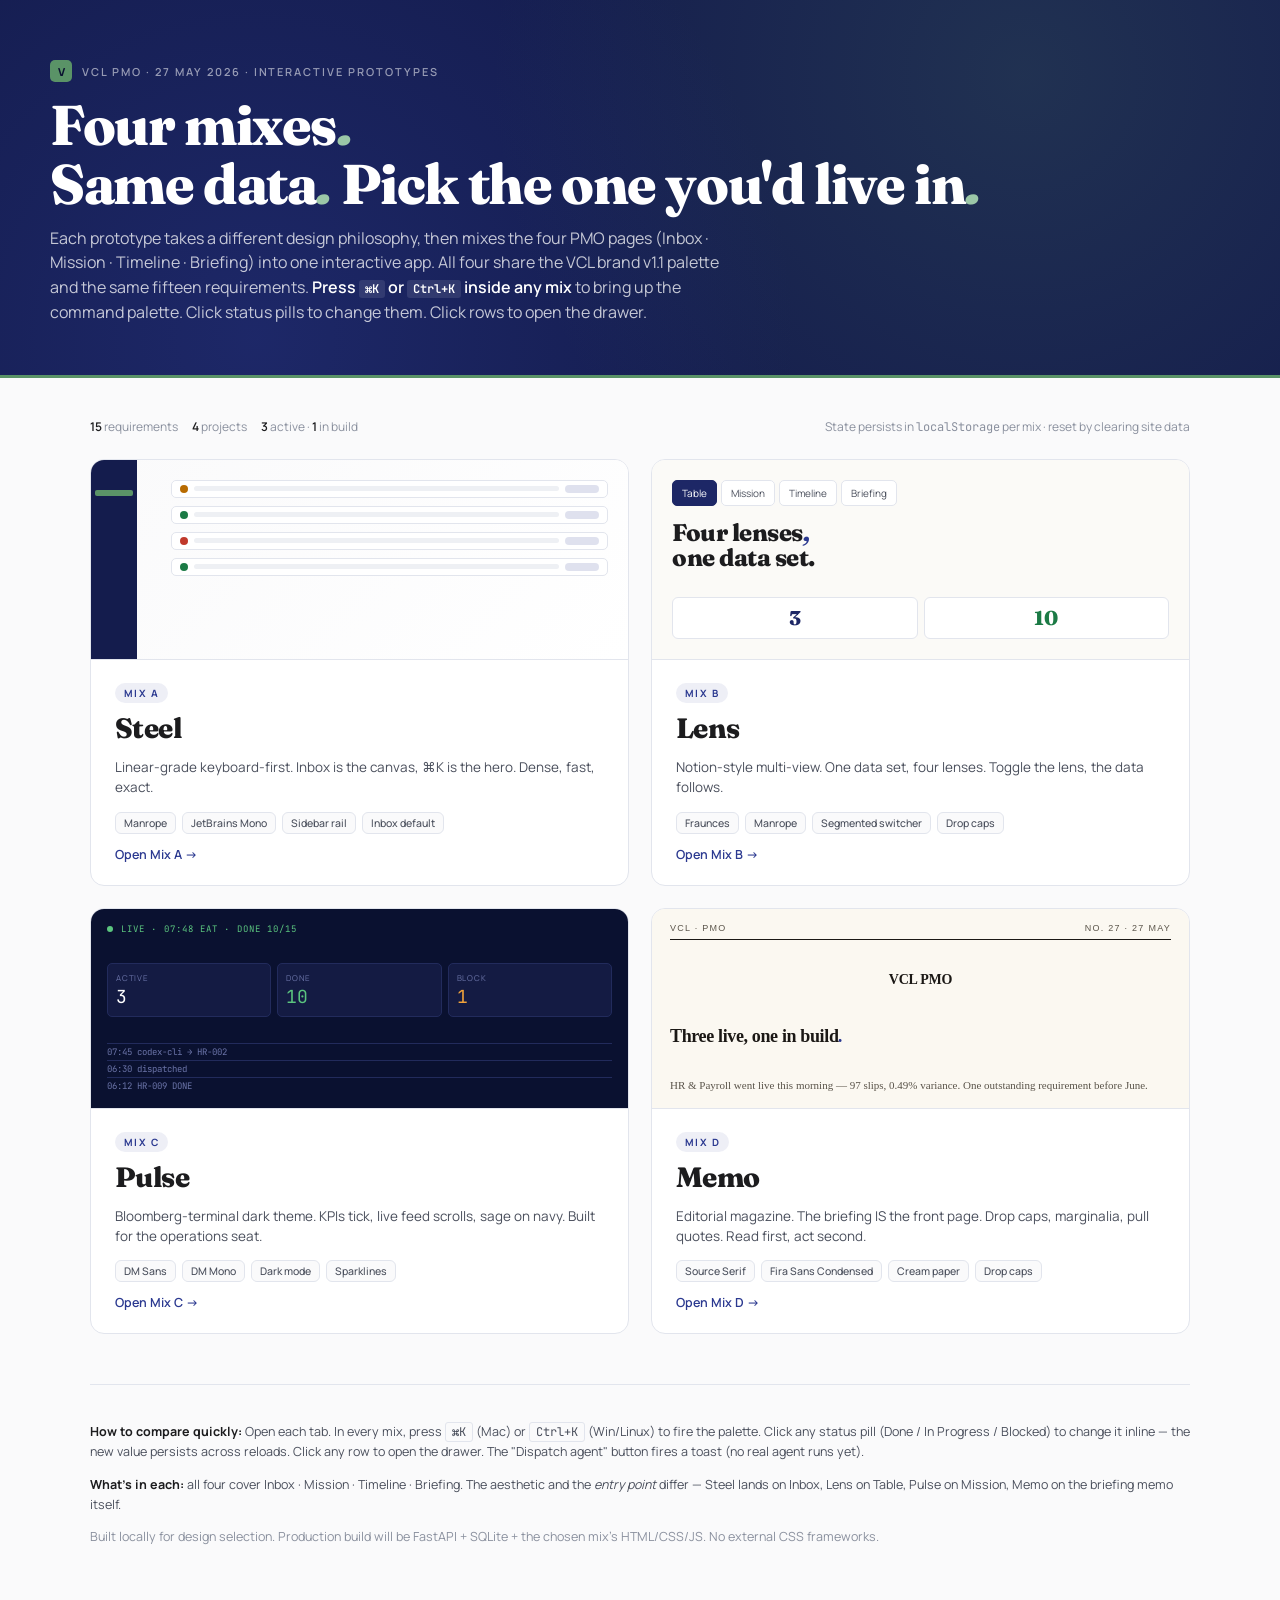
<file: mockups/index.html>
<!doctype html>
<html lang="en">
<head>
<meta charset="utf-8">
<meta name="viewport" content="width=device-width,initial-scale=1">
<title>VCL PMO — 4 mixes</title>
<link rel="preconnect" href="https://fonts.googleapis.com">
<link rel="preconnect" href="https://fonts.gstatic.com" crossorigin>
<link href="https://fonts.googleapis.com/css2?family=Fraunces:opsz,wght@9..144,700;9..144,800&family=Manrope:wght@400;500;600;700&family=JetBrains+Mono:wght@500&display=swap" rel="stylesheet">
<style>
  :root{
    --navy:#1D2766; --navy-dk:#141C4D;
    --blue:#2B3990; --blue-mid:#5C6DBE;
    --sage:#5A9367; --sage-soft:rgba(90,147,103,.22);
    --green:#1B7A45;
    --amber:#B86B00;
    --ink:#1C1C1E; --mid:#4A4F5C; --muted:#8A909E;
    --rule:#E2E5ED; --surface:#FAFAFB;
  }
  *{box-sizing:border-box}
  html,body{margin:0;background:var(--surface);color:var(--ink);font-family:Manrope,-apple-system,system-ui,sans-serif;font-size:14px}
  .serif{font-family:Fraunces,Georgia,serif;letter-spacing:-.02em}
  code,.mono{font-family:'JetBrains Mono',monospace;font-size:12px}

  .hero{background:var(--navy-dk);background-image:radial-gradient(circle at 80% 20%,rgba(90,147,103,.18),transparent 50%),radial-gradient(circle at 20% 90%,rgba(43,57,144,.4),transparent 50%);color:#fff;padding:60px 40px 50px;border-bottom:3px solid var(--sage);position:relative;overflow:hidden}
  .hero-inner{max-width:1180px;margin:0 auto;position:relative;z-index:2}
  .eyebrow{font-size:11px;letter-spacing:.18em;text-transform:uppercase;color:rgba(255,255,255,.55);font-weight:600;display:flex;align-items:center;gap:10px}
  .eyebrow .mark{width:22px;height:22px;background:var(--sage);border-radius:5px;display:inline-flex;align-items:center;justify-content:center;color:#0A1130;font-weight:800;font-size:11px;letter-spacing:0}
  h1.hero-title{font-family:Fraunces;font-weight:800;font-size:56px;letter-spacing:-.025em;line-height:1.05;margin:14px 0 12px;color:#fff}
  h1.hero-title em{color:#9bc7a7;font-style:italic}
  .hero p{font-size:16px;color:rgba(255,255,255,.75);line-height:1.55;max-width:680px;margin:0}
  .hero p b{color:#fff;font-weight:600}

  main{max-width:1180px;margin:0 auto;padding:40px 40px 80px}
  .meta-line{display:flex;justify-content:space-between;align-items:center;margin-bottom:24px;font-size:12px;color:var(--muted)}
  .meta-line .left{display:flex;gap:14px;align-items:center}
  .meta-line .left b{color:var(--ink);font-weight:600}

  .grid{display:grid;grid-template-columns:repeat(2,1fr);gap:22px}
  .card{background:#fff;border:1px solid var(--rule);border-radius:14px;overflow:hidden;cursor:pointer;transition:transform .15s,box-shadow .15s,border-color .15s;text-decoration:none;color:inherit;display:flex;flex-direction:column}
  .card:hover{transform:translateY(-3px);box-shadow:0 16px 36px rgba(20,28,77,.12);border-color:var(--blue-mid)}
  .card .preview{padding:20px;font-size:11px;height:200px;display:flex;flex-direction:column;justify-content:space-between;border-bottom:1px solid var(--rule);position:relative;overflow:hidden}
  .card .body{padding:22px 24px}
  .card .badge{display:inline-block;font-size:10px;letter-spacing:.14em;text-transform:uppercase;font-weight:700;padding:3px 9px;border-radius:11px;background:rgba(43,57,144,.08);color:var(--blue)}
  .card h3{font-family:Fraunces;font-weight:800;font-size:28px;letter-spacing:-.02em;margin:10px 0 6px;color:var(--ink);line-height:1.1}
  .card .tagline{font-size:13.5px;color:var(--mid);line-height:1.5;margin-bottom:14px}
  .card .traits{display:flex;flex-wrap:wrap;gap:6px;margin-bottom:6px}
  .card .traits span{font-size:10.5px;padding:3px 8px;border-radius:6px;background:var(--surface);color:var(--mid);font-weight:500;border:1px solid var(--rule)}
  .card .open{display:flex;align-items:center;gap:6px;color:var(--blue);font-weight:600;font-size:12.5px;margin-top:12px}

  /* preview thumbnails */
  .pv-a{background:linear-gradient(135deg,#FAFAFB 0%,#fff 100%)}
  .pv-a .rail{position:absolute;left:0;top:0;bottom:0;width:46px;background:var(--navy-dk)}
  .pv-a .rail::after{content:"";position:absolute;left:4px;top:30px;right:4px;height:6px;background:var(--sage);border-radius:2px}
  .pv-a .lines{margin-left:60px;display:flex;flex-direction:column;gap:8px}
  .pv-a .line{height:18px;border-radius:5px;background:#fff;border:1px solid var(--rule);display:flex;align-items:center;padding:0 8px;gap:6px}
  .pv-a .line .dot{width:8px;height:8px;border-radius:50%;background:var(--amber)}
  .pv-a .line .dot.g{background:var(--green)}
  .pv-a .line .dot.r{background:#C0392B}
  .pv-a .line .seg{flex:1;height:5px;background:#eef0f4;border-radius:3px}
  .pv-a .line .chip{width:34px;height:8px;background:rgba(43,57,144,.15);border-radius:8px}

  .pv-b{background:#FBFAF7}
  .pv-b .tabs{display:flex;gap:4px;margin-bottom:14px}
  .pv-b .tabs span{padding:5px 9px;border-radius:5px;background:#fff;border:1px solid var(--rule);font-size:10px;color:var(--mid)}
  .pv-b .tabs span.active{background:var(--navy);color:#fff;border-color:var(--navy)}
  .pv-b .h{font-family:Fraunces;font-weight:800;font-size:24px;letter-spacing:-.02em;color:var(--ink);line-height:1.05}
  .pv-b .h em{color:var(--blue);font-style:italic}
  .pv-b .grid-mini{display:grid;grid-template-columns:1fr 1fr;gap:6px;margin-top:12px}
  .pv-b .grid-mini div{height:42px;background:#fff;border:1px solid var(--rule);border-radius:6px;padding:6px;font-family:Fraunces;font-size:20px;font-weight:800;color:var(--navy);display:flex;align-items:center;justify-content:center}

  .pv-c{background:#0A1130;color:#A8B0D6}
  .pv-c .live{font-family:'JetBrains Mono',monospace;font-size:9px;letter-spacing:.12em;color:#5BC57F;display:flex;gap:8px;align-items:center}
  .pv-c .live::before{content:"";width:6px;height:6px;background:#5BC57F;border-radius:50%}
  .pv-c .kpis{display:grid;grid-template-columns:repeat(3,1fr);gap:6px;margin-top:10px}
  .pv-c .kpi{background:#141B43;border:1px solid #222B5C;border-radius:5px;padding:8px}
  .pv-c .kpi .l{font-size:8px;letter-spacing:.1em;color:#6B74A8;text-transform:uppercase}
  .pv-c .kpi .v{font-family:'JetBrains Mono',monospace;font-size:18px;color:#fff;margin-top:2px}
  .pv-c .kpi .v.g{color:#5BC57F}
  .pv-c .kpi .v.a{color:#F2A33B}
  .pv-c .feed{margin-top:8px;font-family:'JetBrains Mono',monospace;font-size:9px;color:#6B74A8}
  .pv-c .feed div{padding:2px 0;border-top:1px solid #222B5C}

  .pv-d{background:#FBF8F1;color:#1B1815;padding:14px 18px !important}
  .pv-d .top{font-family:'Fira Sans Condensed',sans-serif;font-size:9px;letter-spacing:.14em;text-transform:uppercase;color:#5A544A;border-bottom:1px solid #1B1815;padding-bottom:6px;display:flex;justify-content:space-between}
  .pv-d .title{font-family:'Source Serif 4',Georgia,serif;font-weight:800;font-size:14px;text-align:center;margin:5px 0;letter-spacing:-.015em}
  .pv-d .h{font-family:'Source Serif 4',Georgia,serif;font-weight:800;font-size:18px;letter-spacing:-.02em;line-height:1.1;margin-top:8px;color:#1B1815}
  .pv-d .h em{color:#2B3990;font-style:italic}
  .pv-d .deck{font-family:'Source Serif 4',Georgia,serif;font-size:11px;color:#5A544A;line-height:1.4;margin-top:4px}

  /* footer note */
  .footer{margin-top:50px;padding:24px 0;border-top:1px solid var(--rule);font-size:12.5px;color:var(--mid);line-height:1.6}
  .footer b{color:var(--ink)}
  .footer code{background:var(--surface);padding:1px 6px;border-radius:3px;border:1px solid var(--rule)}

  @media (max-width:920px){.grid{grid-template-columns:1fr}}
</style>
</head>
<body>

<section class="hero">
  <div class="hero-inner">
    <div class="eyebrow"><span class="mark">V</span>VCL PMO · 27 May 2026 · interactive prototypes</div>
    <h1 class="hero-title" class="serif">Four mixes<em>.</em><br>Same data<em>.</em> Pick the one you'd live in<em>.</em></h1>
    <p>Each prototype takes a different design philosophy, then mixes the four PMO pages (Inbox · Mission · Timeline · Briefing) into one interactive app. All four share the VCL brand v1.1 palette and the same fifteen requirements. <b>Press <code style="background:rgba(255,255,255,.1);color:#fff;padding:1px 6px;border-radius:3px">⌘K</code> or <code style="background:rgba(255,255,255,.1);color:#fff;padding:1px 6px;border-radius:3px">Ctrl+K</code> inside any mix</b> to bring up the command palette. Click status pills to change them. Click rows to open the drawer.</p>
  </div>
</section>

<main>
  <div class="meta-line">
    <div class="left">
      <span><b>15</b> requirements</span>
      <span><b>4</b> projects</span>
      <span><b>3</b> active · <b>1</b> in build</span>
    </div>
    <div>State persists in <code>localStorage</code> per mix · reset by clearing site data</div>
  </div>

  <div class="grid">

    <a class="card" href="./mix-a.html">
      <div class="preview pv-a">
        <div class="rail"></div>
        <div class="lines">
          <div class="line"><span class="dot"></span><span class="seg"></span><span class="chip"></span></div>
          <div class="line"><span class="dot g"></span><span class="seg"></span><span class="chip"></span></div>
          <div class="line"><span class="dot r"></span><span class="seg"></span><span class="chip"></span></div>
          <div class="line"><span class="dot g"></span><span class="seg"></span><span class="chip"></span></div>
        </div>
      </div>
      <div class="body">
        <span class="badge">Mix A</span>
        <h3>Steel</h3>
        <p class="tagline">Linear-grade keyboard-first. Inbox is the canvas, ⌘K is the hero. Dense, fast, exact.</p>
        <div class="traits">
          <span>Manrope</span><span>JetBrains Mono</span><span>Sidebar rail</span><span>Inbox default</span>
        </div>
        <div class="open">Open Mix A &rarr;</div>
      </div>
    </a>

    <a class="card" href="./mix-b.html">
      <div class="preview pv-b" style="padding:20px">
        <div>
          <div class="tabs">
            <span class="active">Table</span><span>Mission</span><span>Timeline</span><span>Briefing</span>
          </div>
          <div class="h">Four lenses<em>,</em><br>one data set.</div>
        </div>
        <div class="grid-mini">
          <div>3</div><div style="color:var(--green)">10</div>
        </div>
      </div>
      <div class="body">
        <span class="badge">Mix B</span>
        <h3>Lens</h3>
        <p class="tagline">Notion-style multi-view. One data set, four lenses. Toggle the lens, the data follows.</p>
        <div class="traits">
          <span>Fraunces</span><span>Manrope</span><span>Segmented switcher</span><span>Drop caps</span>
        </div>
        <div class="open">Open Mix B &rarr;</div>
      </div>
    </a>

    <a class="card" href="./mix-c.html">
      <div class="preview pv-c" style="padding:14px 16px">
        <div class="live">LIVE · 07:48 EAT · DONE 10/15</div>
        <div class="kpis">
          <div class="kpi"><div class="l">Active</div><div class="v">3</div></div>
          <div class="kpi"><div class="l">Done</div><div class="v g">10</div></div>
          <div class="kpi"><div class="l">Block</div><div class="v a">1</div></div>
        </div>
        <div class="feed">
          <div>07:45 codex-cli &rarr; HR-002</div>
          <div>06:30 dispatched</div>
          <div>06:12 HR-009 DONE</div>
        </div>
      </div>
      <div class="body">
        <span class="badge">Mix C</span>
        <h3>Pulse</h3>
        <p class="tagline">Bloomberg-terminal dark theme. KPIs tick, live feed scrolls, sage on navy. Built for the operations seat.</p>
        <div class="traits">
          <span>DM Sans</span><span>DM Mono</span><span>Dark mode</span><span>Sparklines</span>
        </div>
        <div class="open">Open Mix C &rarr;</div>
      </div>
    </a>

    <a class="card" href="./mix-d.html">
      <div class="preview pv-d">
        <div class="top"><span>VCL · PMO</span><span>No. 27 · 27 May</span></div>
        <div class="title">VCL PMO</div>
        <div class="h">Three live, one in build<em>.</em></div>
        <div class="deck">HR &amp; Payroll went live this morning — 97 slips, 0.49% variance. One outstanding requirement before June.</div>
      </div>
      <div class="body">
        <span class="badge">Mix D</span>
        <h3>Memo</h3>
        <p class="tagline">Editorial magazine. The briefing IS the front page. Drop caps, marginalia, pull quotes. Read first, act second.</p>
        <div class="traits">
          <span>Source Serif</span><span>Fira Sans Condensed</span><span>Cream paper</span><span>Drop caps</span>
        </div>
        <div class="open">Open Mix D &rarr;</div>
      </div>
    </a>

  </div>

  <div class="footer">
    <p><b>How to compare quickly:</b> Open each tab. In every mix, press <code>⌘K</code> (Mac) or <code>Ctrl+K</code> (Win/Linux) to fire the palette. Click any status pill (Done / In Progress / Blocked) to change it inline — the new value persists across reloads. Click any row to open the drawer. The "Dispatch agent" button fires a toast (no real agent runs yet).</p>
    <p style="margin-top:10px"><b>What's in each:</b> all four cover Inbox · Mission · Timeline · Briefing. The aesthetic and the <em>entry point</em> differ — Steel lands on Inbox, Lens on Table, Pulse on Mission, Memo on the briefing memo itself.</p>
    <p style="margin-top:10px;color:var(--muted)">Built locally for design selection. Production build will be FastAPI + SQLite + the chosen mix's HTML/CSS/JS. No external CSS frameworks.</p>
  </div>
</main>

</body>
</html>
</file>
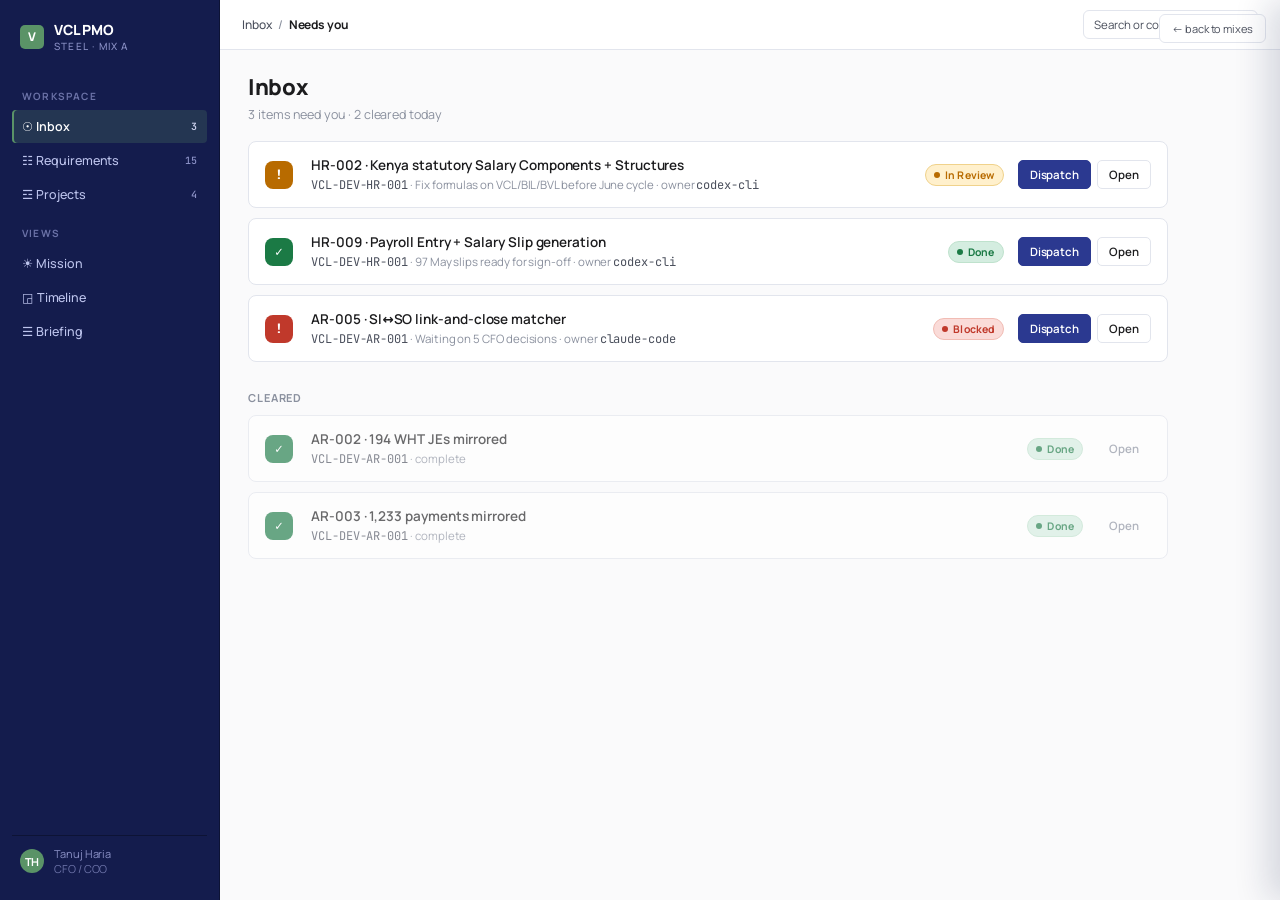
<file: mockups/mix-a.html>
<!doctype html>
<html lang="en">
<head>
<meta charset="utf-8">
<meta name="viewport" content="width=device-width,initial-scale=1">
<title>VCL PMO · Steel</title>
<link rel="preconnect" href="https://fonts.googleapis.com">
<link rel="preconnect" href="https://fonts.gstatic.com" crossorigin>
<link href="https://fonts.googleapis.com/css2?family=Manrope:wght@400;500;600;700;800&family=JetBrains+Mono:wght@400;500;700&display=swap" rel="stylesheet">
<style>
  :root{
    --navy:#1D2766; --navy-dk:#141C4D;
    --blue:#2B3990; --blue-mid:#5C6DBE; --blue-light:#D6DBF5; --blue-pale:#EEF0FB;
    --sage:#5A9367; --sage-soft:rgba(90,147,103,.22);
    --green:#1B7A45; --green-light:#D4EDE0;
    --amber:#B86B00; --amber-light:#FFF0CC;
    --red:#C0392B; --red-light:#FADBD8;
    --ink:#1C1C1E; --mid:#4A4F5C; --muted:#8A909E;
    --rule:#E2E5ED; --surface:#FAFAFB; --white:#fff;
  }
  *{box-sizing:border-box}
  html,body{margin:0;background:var(--surface);color:var(--ink);font-family:Manrope,-apple-system,system-ui,sans-serif;font-size:13px;letter-spacing:-.005em}
  code,kbd,.mono{font-family:"JetBrains Mono",ui-monospace,monospace;font-size:12px}
  kbd{background:#fff;border:1px solid var(--rule);border-radius:3px;padding:1px 5px;font-size:10px;color:var(--mid);box-shadow:0 1px 0 var(--rule)}
  button{font-family:inherit;cursor:pointer}

  /* shell */
  .shell{display:grid;grid-template-columns:220px 1fr;min-height:100vh}
  aside.rail{background:var(--navy-dk);color:#cdd2ee;padding:14px 12px;border-right:1px solid #0d1335;display:flex;flex-direction:column}
  .brand{display:flex;align-items:center;gap:10px;padding:6px 8px 18px;color:#fff;font-weight:800;letter-spacing:-.01em;font-size:14px}
  .brand-mark{width:24px;height:24px;background:var(--sage);border-radius:5px;display:inline-flex;align-items:center;justify-content:center;color:#fff;font-weight:800;font-size:12px;letter-spacing:0}
  .brand .tier{font-weight:500;color:#8b91c6;font-size:10px;letter-spacing:.12em;text-transform:uppercase;display:block}
  nav.primary{display:flex;flex-direction:column;gap:1px;margin-top:4px}
  nav.primary a{display:flex;align-items:center;gap:10px;padding:8px 10px;color:#bdc4ed;text-decoration:none;border-radius:4px;font-size:12.5px;font-weight:500;letter-spacing:-.005em}
  nav.primary a:hover{background:rgba(255,255,255,.04);color:#fff}
  nav.primary a.active{background:var(--sage-soft);box-shadow:inset 2px 0 0 var(--sage);color:#fff;font-weight:600}
  nav.primary a .count{margin-left:auto;font-size:10px;color:#8b91c6;font-family:"JetBrains Mono",monospace}
  nav.primary a.active .count{color:#cdd2ee}
  nav.primary .grp{font-size:10px;color:#6b72a7;text-transform:uppercase;letter-spacing:.12em;padding:14px 10px 6px;font-weight:700}

  .rail-foot{margin-top:auto;padding:10px 8px;border-top:1px solid #0d1335;display:flex;align-items:center;gap:10px;font-size:11px;color:#8b91c6}
  .rail-foot .pill{width:24px;height:24px;background:var(--sage);border-radius:50%;display:inline-flex;align-items:center;justify-content:center;color:#fff;font-weight:700;font-size:11px}

  main{display:flex;flex-direction:column;min-height:100vh}
  .topbar{display:flex;align-items:center;gap:14px;padding:10px 22px;background:#fff;border-bottom:1px solid var(--rule);position:sticky;top:0;z-index:10}
  .crumb{display:flex;align-items:center;gap:6px;font-size:12px;color:var(--mid);font-weight:500}
  .crumb b{color:var(--ink);font-weight:700}
  .topbar .spacer{flex:1}
  .kbd-hint{display:flex;align-items:center;gap:6px;padding:5px 10px;border:1px solid var(--rule);border-radius:6px;color:var(--mid);font-size:11.5px;cursor:pointer;background:#fff}
  .kbd-hint:hover{border-color:var(--blue);color:var(--blue)}
  .kbd-hint kbd{font-size:10px}

  .view{padding:22px 28px;display:none}
  .view.show{display:block}
  h1.title{margin:0 0 4px;font-size:22px;font-weight:800;letter-spacing:-.015em;color:var(--ink)}
  .title-sub{color:var(--muted);font-size:12.5px;margin-bottom:18px}

  /* inbox cards */
  .inbox{display:flex;flex-direction:column;gap:10px;max-width:920px}
  .inbox-row{display:grid;grid-template-columns:32px 1fr auto auto;gap:14px;align-items:center;padding:14px 16px;background:#fff;border:1px solid var(--rule);border-radius:8px;transition:border-color .12s,box-shadow .12s;cursor:pointer}
  .inbox-row:hover{border-color:var(--blue-mid);box-shadow:0 1px 3px rgba(29,39,102,.06)}
  .dot{width:28px;height:28px;border-radius:8px;display:inline-flex;align-items:center;justify-content:center;color:#fff;font-weight:800;font-size:13px;font-family:"JetBrains Mono",monospace}
  .dot.warn{background:var(--amber)}
  .dot.done{background:var(--green)}
  .dot.iss{background:var(--blue)}
  .dot.agt{background:var(--sage)}
  .dot.blk{background:var(--red)}
  .row-body .ttl{font-weight:600;color:var(--ink);font-size:13.5px;letter-spacing:-.005em}
  .row-body .meta{font-size:11.5px;color:var(--muted);margin-top:3px}
  .row-body .meta .mono{color:var(--mid)}
  .row-actions{display:flex;gap:6px}
  .btn{font-size:11.5px;font-weight:600;padding:6px 11px;border-radius:5px;border:1px solid var(--rule);color:var(--ink);background:#fff;letter-spacing:-.005em}
  .btn:hover{border-color:var(--blue);color:var(--blue)}
  .btn.primary{background:var(--blue);color:#fff;border-color:var(--blue)}
  .btn.primary:hover{background:var(--navy);border-color:var(--navy);color:#fff}
  .btn.ghost{border-color:transparent;color:var(--muted)}

  /* chips */
  .chip{display:inline-flex;align-items:center;gap:5px;font-size:10.5px;font-weight:700;padding:3px 8px;border-radius:11px;letter-spacing:.02em;border:1px solid transparent;cursor:pointer}
  .chip i{width:6px;height:6px;border-radius:50%;display:inline-block}
  .chip.muted{background:var(--surface);color:var(--mid);border-color:var(--rule)} .chip.muted i{background:var(--muted)}
  .chip.green{background:var(--green-light);color:var(--green);border-color:#bfe2cd} .chip.green i{background:var(--green)}
  .chip.amber{background:var(--amber-light);color:var(--amber);border-color:#f0d28b} .chip.amber i{background:var(--amber)}
  .chip.blue{background:var(--blue-light);color:var(--blue);border-color:#bec7ea} .chip.blue i{background:var(--blue)}
  .chip.red{background:var(--red-light);color:var(--red);border-color:#f1bcb4} .chip.red i{background:var(--red)}

  /* table */
  .tbl{width:100%;border-collapse:separate;border-spacing:0;background:#fff;border:1px solid var(--rule);border-radius:8px;overflow:hidden;font-size:12.5px}
  .tbl th{background:var(--blue);color:#fff;font-weight:700;font-size:10.5px;text-transform:uppercase;letter-spacing:.06em;text-align:left;padding:9px 14px}
  .tbl td{padding:11px 14px;border-top:1px solid var(--rule);color:var(--ink);vertical-align:middle}
  .tbl tr:first-child td{border-top:0}
  .tbl tr:hover td{background:var(--blue-pale)}
  .tbl .id-cell{font-family:"JetBrains Mono",monospace;font-size:11.5px;color:var(--blue);font-weight:600}

  /* kpi tiles */
  .kpis{display:grid;grid-template-columns:repeat(4,1fr);gap:12px;margin-bottom:18px}
  .kpi{background:#fff;border:1px solid var(--rule);border-radius:8px;padding:14px 16px}
  .kpi .l{font-size:10.5px;text-transform:uppercase;letter-spacing:.08em;color:var(--muted);font-weight:700}
  .kpi .v{font-size:28px;font-weight:800;color:var(--navy);letter-spacing:-.02em;margin-top:4px;font-family:"JetBrains Mono",monospace}
  .kpi.amber .v{color:var(--amber)}
  .kpi.green .v{color:var(--green)}
  .kpi .d{font-size:11px;color:var(--muted);margin-top:4px}

  /* project cards */
  .proj-grid{display:grid;grid-template-columns:repeat(2,1fr);gap:12px}
  .proj-card{background:#fff;border:1px solid var(--rule);border-radius:8px;padding:14px 16px;cursor:pointer}
  .proj-card:hover{border-color:var(--blue-mid)}
  .proj-card .h{display:flex;justify-content:space-between;align-items:flex-start;gap:10px}
  .proj-card .nm{font-weight:700;letter-spacing:-.01em;font-size:14px}
  .proj-card .id{font-family:"JetBrains Mono",monospace;font-size:10.5px;color:var(--muted);margin-top:1px}
  .proj-card .sys{font-size:11px;color:var(--mid);margin-top:8px}
  .progress{height:6px;background:var(--blue-pale);border-radius:3px;overflow:hidden;margin-top:10px}
  .progress > i{display:block;height:100%;background:var(--blue);border-radius:3px;transition:width .4s ease}

  /* timeline */
  .tl{background:#fff;border:1px solid var(--rule);border-radius:8px;overflow:hidden}
  .tl-grid{display:grid;grid-template-columns:200px repeat(6,1fr)}
  .tl-cell{padding:10px 12px;border-right:1px solid var(--rule);border-top:1px solid var(--rule);font-size:11.5px;min-height:46px;display:flex;align-items:center}
  .tl-cell.h{background:var(--blue);color:#fff;font-weight:700;font-size:10.5px;text-transform:uppercase;letter-spacing:.06em;border-top:0}
  .tl-cell.lbl{background:var(--surface);font-weight:600}
  .tl-cell:last-child{border-right:0}
  .bar-mini{display:inline-block;height:10px;border-radius:3px;width:100%;background:var(--blue);position:relative}
  .bar-mini.green{background:var(--green)}
  .bar-mini.amber{background:var(--amber)}
  .bar-mini.partial{background:linear-gradient(90deg,var(--blue) 65%,var(--blue-light) 65%)}
  .bar-mini.blocked{background:var(--red)}

  /* briefing */
  .brief{max-width:680px;background:#fff;border:1px solid var(--rule);border-radius:8px;padding:30px 36px;font-size:14px;line-height:1.7}
  .brief h2{font-family:Manrope;font-weight:800;letter-spacing:-.02em;color:var(--navy);margin:0 0 4px;font-size:22px}
  .brief .dt{color:var(--muted);font-size:11.5px;text-transform:uppercase;letter-spacing:.1em;margin-bottom:18px}
  .brief p{margin:0 0 14px;color:var(--ink)}
  .brief a{color:var(--blue);border-bottom:1px solid var(--blue-light);text-decoration:none;cursor:pointer}
  .brief a:hover{border-bottom-color:var(--blue)}
  .brief .pill-inline{display:inline-block;background:var(--green-light);color:var(--green);font-size:10px;font-weight:800;padding:2px 7px;border-radius:9px;letter-spacing:.06em;text-transform:uppercase;vertical-align:middle;margin-left:2px}
  .brief hr{border:0;border-top:1px solid var(--rule);margin:18px 0}
  .brief .stat-row{display:flex;gap:24px;font-size:12.5px;color:var(--mid);font-family:"JetBrains Mono",monospace}
  .brief .stat-row b{color:var(--ink);font-weight:700}

  /* command palette */
  .palette-overlay{position:fixed;inset:0;background:rgba(20,28,77,.5);backdrop-filter:blur(4px);display:none;align-items:flex-start;justify-content:center;padding-top:88px;z-index:100;animation:fade .15s ease}
  .palette-overlay.show{display:flex}
  @keyframes fade{from{opacity:0}to{opacity:1}}
  .palette{width:560px;background:#fff;border-radius:10px;box-shadow:0 24px 48px rgba(20,28,77,.32);overflow:hidden;animation:slideIn .18s cubic-bezier(.2,.7,.2,1)}
  @keyframes slideIn{from{transform:translateY(-12px);opacity:0}to{transform:translateY(0);opacity:1}}
  .palette input{width:100%;border:0;outline:0;padding:18px 22px;font-size:15px;font-family:Manrope;color:var(--ink);border-bottom:1px solid var(--rule)}
  .palette input::placeholder{color:var(--muted)}
  .pal-list{max-height:380px;overflow:auto;padding:6px 0}
  .pal-grp{font-size:10px;color:var(--muted);text-transform:uppercase;letter-spacing:.1em;font-weight:700;padding:10px 22px 4px}
  .pal-item{display:grid;grid-template-columns:24px 1fr auto;gap:10px;align-items:center;padding:8px 22px;cursor:pointer;font-size:13px}
  .pal-item:hover,.pal-item.sel{background:var(--blue-pale)}
  .pal-item .ic{width:22px;height:22px;border-radius:5px;background:var(--blue-light);color:var(--blue);font-weight:800;display:inline-flex;align-items:center;justify-content:center;font-size:11px;font-family:"JetBrains Mono",monospace}
  .pal-item .nm{color:var(--ink);font-weight:500}
  .pal-item .sub{font-size:10.5px;color:var(--muted);font-family:"JetBrains Mono",monospace}
  .pal-foot{padding:8px 22px;border-top:1px solid var(--rule);font-size:11px;color:var(--muted);display:flex;justify-content:space-between}

  /* drawer */
  .drawer-bg{position:fixed;inset:0;background:rgba(20,28,77,.4);display:none;z-index:90;animation:fade .15s ease}
  .drawer-bg.show{display:block}
  .drawer{position:fixed;top:0;right:0;width:480px;height:100vh;background:#fff;box-shadow:-12px 0 32px rgba(20,28,77,.16);transform:translateX(100%);transition:transform .22s cubic-bezier(.2,.7,.2,1);z-index:91;display:flex;flex-direction:column}
  .drawer.show{transform:translateX(0)}
  .drawer-head{padding:18px 22px;border-bottom:1px solid var(--rule)}
  .drawer-head .id{font-family:"JetBrains Mono",monospace;font-size:11px;color:var(--blue);font-weight:700}
  .drawer-head h3{margin:4px 0 2px;font-size:17px;font-weight:800;letter-spacing:-.01em}
  .drawer-head .sub{font-size:11.5px;color:var(--muted)}
  .drawer-body{padding:18px 22px;overflow:auto;flex:1}
  .drawer-section{margin-bottom:18px}
  .drawer-section h4{margin:0 0 6px;font-size:10.5px;text-transform:uppercase;letter-spacing:.1em;color:var(--blue);font-weight:700}
  .drawer-section p{margin:0;font-size:12.5px;color:var(--ink);line-height:1.55}
  .field-row{display:grid;grid-template-columns:90px 1fr;gap:6px;padding:6px 0;border-top:1px solid var(--rule);font-size:12px}
  .field-row:first-child{border-top:0}
  .field-row .k{color:var(--muted);text-transform:uppercase;font-size:10px;letter-spacing:.08em;font-weight:700;padding-top:2px}
  .drawer-foot{padding:14px 22px;border-top:1px solid var(--rule);display:flex;gap:8px}

  /* status dropdown */
  .status-menu{position:absolute;background:#fff;border:1px solid var(--rule);border-radius:6px;box-shadow:0 10px 24px rgba(20,28,77,.14);padding:4px 0;min-width:150px;z-index:120;display:none}
  .status-menu.show{display:block}
  .status-menu .opt{display:flex;align-items:center;gap:9px;padding:7px 12px;font-size:12px;cursor:pointer;color:var(--ink)}
  .status-menu .opt:hover{background:var(--blue-pale)}
  .status-menu .opt i{width:8px;height:8px;border-radius:50%;display:inline-block}

  /* toast */
  .toast{position:fixed;bottom:24px;right:24px;background:var(--navy);color:#fff;padding:11px 16px;border-radius:6px;font-size:12.5px;box-shadow:0 12px 24px rgba(20,28,77,.28);transform:translateY(20px);opacity:0;transition:all .22s ease;z-index:140;display:flex;align-items:center;gap:10px}
  .toast.show{transform:translateY(0);opacity:1}
  .toast .ico{width:18px;height:18px;background:var(--sage);border-radius:50%;display:inline-flex;align-items:center;justify-content:center;font-size:11px;font-weight:800}

  /* feed */
  .feed{background:#fff;border:1px solid var(--rule);border-radius:8px;padding:14px 18px;font-size:12px}
  .feed-row{display:grid;grid-template-columns:90px 1fr;gap:14px;padding:4px 0;color:var(--mid)}
  .feed-row .ts{color:var(--muted);font-family:"JetBrains Mono",monospace;font-size:11px}
  .feed-row code{color:var(--ink)}

  .home-link{position:fixed;top:14px;right:14px;background:#fff;border:1px solid var(--rule);border-radius:6px;padding:6px 12px;font-size:11px;color:var(--mid);text-decoration:none;z-index:50}
  .home-link:hover{color:var(--blue);border-color:var(--blue)}
</style>
</head>
<body>
<a class="home-link" href="./">&larr; back to mixes</a>

<div class="shell">
  <aside class="rail">
    <div class="brand">
      <span class="brand-mark">V</span>
      <span>VCL PMO<span class="tier">Steel · Mix A</span></span>
    </div>
    <nav class="primary" id="nav">
      <div class="grp">Workspace</div>
      <a data-view="inbox" class="active">&#9737; Inbox <span class="count" id="cnt-inbox">4</span></a>
      <a data-view="requirements">&#9783; Requirements <span class="count" id="cnt-req">15</span></a>
      <a data-view="projects">&#9778; Projects <span class="count" id="cnt-proj">4</span></a>
      <div class="grp">Views</div>
      <a data-view="mission">&#9728; Mission</a>
      <a data-view="timeline">&#9714; Timeline</a>
      <a data-view="briefing">&#9776; Briefing</a>
    </nav>
    <div class="rail-foot">
      <span class="pill">TH</span>
      <div>Tanuj Haria<br><span style="color:#6b72a7">CFO / COO</span></div>
    </div>
  </aside>

  <main>
    <div class="topbar">
      <div class="crumb"><span id="crumb">Inbox</span> <span style="color:var(--muted)">/</span> <b id="crumb-detail">Needs you</b></div>
      <div class="spacer"></div>
      <button class="kbd-hint" onclick="openPalette()">Search or command <kbd>&#8984;</kbd><kbd>K</kbd></button>
    </div>

    <!-- INBOX -->
    <section class="view show" data-view="inbox">
      <h1 class="title">Inbox</h1>
      <div class="title-sub" id="inbox-sub">4 items need you · 1 cleared today</div>
      <div class="inbox" id="inbox-list"></div>
    </section>

    <!-- REQUIREMENTS -->
    <section class="view" data-view="requirements">
      <h1 class="title">Requirements</h1>
      <div class="title-sub">All requirements across 4 projects. Click any status pill to change.</div>
      <table class="tbl">
        <thead><tr><th>ID</th><th>Project</th><th>Requirement</th><th>Owner</th><th>UAT</th><th>Status</th></tr></thead>
        <tbody id="req-tbody"></tbody>
      </table>
    </section>

    <!-- PROJECTS -->
    <section class="view" data-view="projects">
      <h1 class="title">Projects</h1>
      <div class="title-sub">4 projects · 1 live · 2 active · 1 in build</div>
      <div class="proj-grid" id="proj-grid"></div>
    </section>

    <!-- MISSION -->
    <section class="view" data-view="mission">
      <h1 class="title">Mission Control</h1>
      <div class="title-sub">10-second pulse · refreshed 07:48 EAT</div>
      <div class="kpis">
        <div class="kpi"><div class="l">Active projects</div><div class="v">3</div><div class="d">+ 1 in build</div></div>
        <div class="kpi green"><div class="l">Requirements done</div><div class="v" id="kpi-done">10</div><div class="d">of 15</div></div>
        <div class="kpi amber"><div class="l">Blocked</div><div class="v" id="kpi-blocked">1</div><div class="d">AR-005 · CFO decisions</div></div>
        <div class="kpi"><div class="l">UAT failing</div><div class="v">0</div><div class="d">clean run</div></div>
      </div>
      <div style="display:grid;grid-template-columns:1fr 340px;gap:16px">
        <div>
          <h4 style="font-size:11px;text-transform:uppercase;letter-spacing:.08em;color:var(--muted);margin:0 0 10px;font-weight:700">Projects</h4>
          <div class="proj-grid" id="proj-grid-mini"></div>
        </div>
        <div>
          <h4 style="font-size:11px;text-transform:uppercase;letter-spacing:.08em;color:var(--muted);margin:0 0 10px;font-weight:700">Live feed</h4>
          <div class="feed" id="feed-list"></div>
        </div>
      </div>
    </section>

    <!-- TIMELINE -->
    <section class="view" data-view="timeline">
      <h1 class="title">Timeline</h1>
      <div class="title-sub">Project lanes &middot; May → Oct 2026</div>
      <div class="tl">
        <div class="tl-grid">
          <div class="tl-cell h">Project</div>
          <div class="tl-cell h">May</div>
          <div class="tl-cell h">Jun</div>
          <div class="tl-cell h">Jul</div>
          <div class="tl-cell h">Aug</div>
          <div class="tl-cell h">Sep</div>
          <div class="tl-cell h">Oct</div>

          <div class="tl-cell lbl">HR & Payroll</div>
          <div class="tl-cell"><span class="bar-mini green"></span></div>
          <div class="tl-cell"><span class="bar-mini partial"></span></div>
          <div class="tl-cell"></div><div class="tl-cell"></div><div class="tl-cell"></div><div class="tl-cell"></div>

          <div class="tl-cell lbl">Imports Portal</div>
          <div class="tl-cell"></div>
          <div class="tl-cell"><span class="bar-mini"></span></div>
          <div class="tl-cell"><span class="bar-mini partial"></span></div>
          <div class="tl-cell"></div><div class="tl-cell"></div><div class="tl-cell"></div>

          <div class="tl-cell lbl">ERP↔QBO AR</div>
          <div class="tl-cell"></div><div class="tl-cell"></div>
          <div class="tl-cell"><span class="bar-mini amber"></span></div>
          <div class="tl-cell"><span class="bar-mini partial"></span></div>
          <div class="tl-cell"></div><div class="tl-cell"></div>

          <div class="tl-cell lbl">PMO Interface</div>
          <div class="tl-cell"><span class="bar-mini blocked"></span></div>
          <div class="tl-cell"></div><div class="tl-cell"></div><div class="tl-cell"></div><div class="tl-cell"></div><div class="tl-cell"></div>
        </div>
      </div>
    </section>

    <!-- BRIEFING -->
    <section class="view" data-view="briefing">
      <h1 class="title">Briefing</h1>
      <div class="title-sub">Live prose · refresh updates everything · render to PDF for the 17:00 pack</div>
      <div class="brief">
        <h2>VCL PMO Briefing</h2>
        <div class="dt">27 May 2026 · 07:48 EAT</div>
        <p>Three projects are active. <a onclick="openDrawer('VCL-DEV-HR-001-project')">HR &amp; Payroll</a> went <span class="pill-inline">Live</span> with the May 2026 cycle: 97 salary slips submitted, 0.49% variance versus Jitu's books, the residual explained by five director exceptions.</p>
        <p>One requirement needs attention before the June cycle: <a onclick="openDrawer('HR-002')">HR-002 (Salary Structure formulas)</a> on VCL, BIL, and BVL. A working reference exists in <code>VCL Joan Trial 2026-05 v2</code> &mdash; fix is a 30-minute REST patch.</p>
        <p>The <a onclick="setView('projects')">Imports Portal</a> is in Phase 1 (Frappe scaffold). <a onclick="setView('projects')">ERP↔QBO AR Alignment</a> is gated on five CFO decisions before the SI↔SO matcher can build.</p>
        <p><code>codex-cli</code> is mid-build on <a onclick="openDrawer('PMO-001')">VCL-DEV-PMO-001</a> (this interface). On completion the agent will POST <code>/pmo/api/agent/complete</code> and Telegram-notify.</p>
        <hr>
        <div class="stat-row"><span><b>3</b> projects active</span><span><b id="brief-done">10</b> done</span><span><b id="brief-blocked">1</b> blocked</span><span><b>0</b> UAT failing</span></div>
        <div style="margin-top:18px;display:flex;gap:8px">
          <button class="btn" onclick="toast('Briefing rendered to PDF')">Render to PDF</button>
          <button class="btn" onclick="toast('Sent to Telegram')">Send to Telegram</button>
        </div>
      </div>
    </section>

  </main>
</div>

<!-- Command palette -->
<div class="palette-overlay" id="palette" onclick="if(event.target===this)closePalette()">
  <div class="palette">
    <input id="pal-input" placeholder="Search requirements, projects, or run a command…" autocomplete="off">
    <div class="pal-list" id="pal-list"></div>
    <div class="pal-foot">
      <span><kbd>&uarr;</kbd><kbd>&darr;</kbd> navigate · <kbd>&#9166;</kbd> open · <kbd>esc</kbd> close</span>
      <span>VCL PMO &middot; Steel</span>
    </div>
  </div>
</div>

<!-- Drawer -->
<div class="drawer-bg" id="drawer-bg" onclick="closeDrawer()"></div>
<aside class="drawer" id="drawer">
  <div class="drawer-head">
    <div class="id" id="d-id">—</div>
    <h3 id="d-title">—</h3>
    <div class="sub" id="d-sub">—</div>
  </div>
  <div class="drawer-body" id="d-body"></div>
  <div class="drawer-foot">
    <button class="btn primary" onclick="toast('Agent dispatched')">Dispatch agent</button>
    <button class="btn" onclick="toast('Opened in ERPNext')">Open in ERPNext</button>
    <button class="btn ghost" onclick="closeDrawer()">Close</button>
  </div>
</aside>

<!-- Status menu -->
<div class="status-menu" id="status-menu"></div>

<!-- Toast -->
<div class="toast" id="toast"><span class="ico">&#10003;</span><span id="toast-text">Done</span></div>

<script src="./seed.js"></script>
<script>
  const MIX = "a";
  let reqs = VCL.getReqs(MIX);
  let currentView = "inbox";
  let palSel = 0;
  let palItems = [];

  // ---------- nav ----------
  function setView(v){
    currentView = v;
    document.querySelectorAll("nav.primary a").forEach(a=>a.classList.toggle("active", a.dataset.view===v));
    document.querySelectorAll(".view").forEach(s=>s.classList.toggle("show", s.dataset.view===v));
    document.getElementById("crumb").innerText = v[0].toUpperCase()+v.slice(1);
    document.getElementById("crumb-detail").innerText = ({inbox:"Needs you",requirements:"All",projects:"All",mission:"Pulse",timeline:"May → Oct",briefing:"Live"})[v]||"";
    closePalette();
  }
  document.querySelectorAll("nav.primary a[data-view]").forEach(a=>{
    a.addEventListener("click",()=>setView(a.dataset.view));
  });

  // ---------- render ----------
  function statusChip(s, reqId){
    const c = VCL.STATUS_COLOUR[s]||"muted";
    return `<span class="chip ${c}" data-reqid="${reqId}" onclick="event.stopPropagation();openStatusMenu(event,'${reqId}')"><i></i>${s}</span>`;
  }

  function renderInbox(){
    const queue = reqs.filter(r=>r.needs_action || r.status==="Blocked");
    const cleared = reqs.filter(r=>r.status==="Done").slice(-2);
    document.getElementById("inbox-sub").innerText = `${queue.length} items need you · ${cleared.length} cleared today`;
    document.getElementById("cnt-inbox").innerText = queue.length;
    const items = queue.map(r=>{
      const cls = r.status==="Blocked" ? "blk" : (r.status==="In Review" ? "warn" : "done");
      const sym = r.status==="Blocked" ? "!" : (r.status==="In Review" ? "!" : "✓");
      return `<div class="inbox-row" onclick="openDrawer('${r.id}')">
        <span class="dot ${cls}">${sym}</span>
        <div class="row-body">
          <div class="ttl">${r.id} · ${r.requirement}</div>
          <div class="meta"><span class="mono">${r.project}</span> · ${r.note||r.area} · owner <span class="mono">${r.owner}</span></div>
        </div>
        ${statusChip(r.status, r.id)}
        <div class="row-actions">
          <button class="btn primary" onclick="event.stopPropagation();toast('Agent dispatched on ${r.id}')">Dispatch</button>
          <button class="btn" onclick="event.stopPropagation();openDrawer('${r.id}')">Open</button>
        </div>
      </div>`;
    }).join("");
    const clearedHtml = cleared.length ? `<div style="margin-top:18px;font-size:11px;text-transform:uppercase;letter-spacing:.08em;color:var(--muted);font-weight:700">Cleared</div>`
      + cleared.map(r=>`<div class="inbox-row" style="opacity:.65" onclick="openDrawer('${r.id}')">
          <span class="dot done">✓</span>
          <div class="row-body"><div class="ttl">${r.id} · ${r.requirement}</div><div class="meta"><span class="mono">${r.project}</span> · ${r.note||"complete"}</div></div>
          ${statusChip(r.status, r.id)}
          <div class="row-actions"><button class="btn ghost" onclick="event.stopPropagation();openDrawer('${r.id}')">Open</button></div>
        </div>`).join("") : "";
    document.getElementById("inbox-list").innerHTML = items + clearedHtml;
  }

  function renderReqTable(){
    document.getElementById("cnt-req").innerText = reqs.length;
    document.getElementById("req-tbody").innerHTML = reqs.map(r=>`
      <tr onclick="openDrawer('${r.id}')" style="cursor:pointer">
        <td class="id-cell">${r.id}</td>
        <td><span class="mono" style="color:var(--mid);font-size:11px">${r.project}</span></td>
        <td>${r.requirement}</td>
        <td><span class="mono" style="font-size:11px;color:var(--mid)">${r.owner}</span></td>
        <td><span class="chip ${r.uat==='Pass'?'green':'muted'}"><i></i>${r.uat}</span></td>
        <td>${statusChip(r.status, r.id)}</td>
      </tr>`).join("");
  }

  function renderProjects(target){
    document.getElementById("cnt-proj").innerText = VCL.PROJECTS.length;
    const html = VCL.PROJECTS.map(p=>`
      <div class="proj-card" onclick="openDrawer('${p.id}-project')">
        <div class="h">
          <div><div class="nm">${p.name}</div><div class="id">${p.id}</div></div>
          <span class="chip ${p.color}"><i></i>${p.status}</span>
        </div>
        <div class="sys">${p.system}</div>
        <div class="progress"><i style="width:${p.progress}%"></i></div>
        <div style="display:flex;justify-content:space-between;margin-top:8px;font-size:11px;color:var(--muted)"><span>${p.progress}% complete</span><span>go-live ${p.go_live}</span></div>
      </div>`).join("");
    document.querySelectorAll(target).forEach(el=>el.innerHTML=html);
  }

  function renderFeed(){
    document.getElementById("feed-list").innerHTML = VCL.FEED.map(f=>`
      <div class="feed-row"><span class="ts">${f.ts}</span><span><code>${f.actor}</code> ${f.verb} <code>${f.target}</code>${f.to?` &rarr; <b>${f.to}</b>`:""}</span></div>
    `).join("");
  }

  function renderKpis(){
    const done = reqs.filter(r=>r.status==="Done").length;
    const blocked = reqs.filter(r=>r.status==="Blocked").length;
    document.getElementById("kpi-done").innerText = done;
    document.getElementById("kpi-blocked").innerText = blocked;
    document.getElementById("brief-done").innerText = done;
    document.getElementById("brief-blocked").innerText = blocked;
  }

  function renderAll(){
    renderInbox(); renderReqTable(); renderProjects("#proj-grid, #proj-grid-mini"); renderFeed(); renderKpis();
  }

  // ---------- status menu ----------
  function openStatusMenu(ev, reqId){
    const m = document.getElementById("status-menu");
    m.innerHTML = VCL.STATUS_ORDER.map(s=>{
      const c = VCL.STATUS_COLOUR[s];
      return `<div class="opt" onclick="setStatus('${reqId}','${s}')"><i style="background:var(--${c==='muted'?'muted':c})"></i>${s}</div>`;
    }).join("");
    const r = ev.target.getBoundingClientRect();
    m.style.left = r.left+"px";
    m.style.top = (r.bottom+4)+"px";
    m.classList.add("show");
    document.addEventListener("click", closeStatusMenu, {once:true});
  }
  function closeStatusMenu(){ document.getElementById("status-menu").classList.remove("show"); }
  function setStatus(reqId, s){
    const r = reqs.find(x=>x.id===reqId);
    if(r){ r.status=s; VCL.saveState(MIX, reqs); renderAll(); toast(`${reqId} → ${s}`); }
    closeStatusMenu();
  }

  // ---------- drawer ----------
  function openDrawer(id){
    closeStatusMenu();
    let title, sub, body, idLabel;
    if(id.endsWith("-project")){
      const pid = id.replace("-project","");
      const p = VCL.PROJECTS.find(x=>x.id===pid);
      if(!p) return;
      idLabel = p.id;
      title = p.name;
      sub = `${p.system} · ${p.status} · go-live ${p.go_live}`;
      const projReqs = reqs.filter(r=>r.project===p.id);
      body = `
        <div class="drawer-section"><h4>Status</h4>
          <div class="field-row"><span class="k">System</span><span>${p.system}</span></div>
          <div class="field-row"><span class="k">Requestor</span><span>${p.requestor}</span></div>
          <div class="field-row"><span class="k">Priority</span><span>${p.priority}</span></div>
          <div class="field-row"><span class="k">Go-live</span><span>${p.go_live}</span></div>
          <div class="field-row"><span class="k">Progress</span><span>${p.progress}%</span></div>
        </div>
        <div class="drawer-section"><h4>Requirements (${projReqs.length})</h4>
          ${projReqs.map(r=>`<div class="field-row"><span class="k">${r.id}</span><span>${r.requirement.substring(0,52)}${r.requirement.length>52?'…':''} ${statusChip(r.status,r.id)}</span></div>`).join("")}
        </div>`;
    } else {
      const r = reqs.find(x=>x.id===id);
      if(!r) return;
      idLabel = r.id;
      title = r.requirement;
      sub = `${r.project} · ${r.area} · ${r.priority}`;
      body = `
        <div class="drawer-section"><h4>Status</h4>
          <div class="field-row"><span class="k">Status</span><span>${statusChip(r.status,r.id)}</span></div>
          <div class="field-row"><span class="k">UAT</span><span><span class="chip ${r.uat==='Pass'?'green':'muted'}"><i></i>${r.uat}</span></span></div>
          <div class="field-row"><span class="k">Owner</span><span class="mono">${r.owner}</span></div>
          <div class="field-row"><span class="k">Project</span><span class="mono">${r.project}</span></div>
        </div>
        ${r.note?`<div class="drawer-section"><h4>Note</h4><p>${r.note}</p></div>`:""}
        <div class="drawer-section"><h4>Activity</h4>
          ${VCL.FEED.filter(f=>f.target===r.id).map(f=>`<div class="field-row"><span class="k">${f.ts}</span><span><code>${f.actor}</code> ${f.verb} ${f.to?'→ <b>'+f.to+'</b>':''}</span></div>`).join("")||'<p style="color:var(--muted);font-size:12px">No recorded activity.</p>'}
        </div>`;
    }
    document.getElementById("d-id").innerText = idLabel;
    document.getElementById("d-title").innerText = title;
    document.getElementById("d-sub").innerText = sub;
    document.getElementById("d-body").innerHTML = body;
    document.getElementById("drawer").classList.add("show");
    document.getElementById("drawer-bg").classList.add("show");
  }
  function closeDrawer(){
    document.getElementById("drawer").classList.remove("show");
    document.getElementById("drawer-bg").classList.remove("show");
  }

  // ---------- palette ----------
  function openPalette(){
    document.getElementById("palette").classList.add("show");
    const i = document.getElementById("pal-input"); i.value=""; i.focus();
    renderPalette("");
  }
  function closePalette(){
    document.getElementById("palette").classList.remove("show");
  }
  function paletteItems(q){
    q = (q||"").toLowerCase();
    const actions = [
      { ic:"+", nm:"Create new requirement", sub:"action", fn:()=>{toast("New requirement (stub)");closePalette()} },
      { ic:"→", nm:"Dispatch agent on selected", sub:"action", fn:()=>{toast("Agent dispatched");closePalette()} },
      { ic:"⌃", nm:"Export task packet JSON", sub:"action", fn:()=>{toast("Packet exported");closePalette()} },
      { ic:"≡", nm:"Switch to Mission view", sub:"action · g m", fn:()=>{setView("mission")} },
      { ic:"≡", nm:"Switch to Timeline view", sub:"action · g t", fn:()=>{setView("timeline")} },
      { ic:"≡", nm:"Switch to Briefing view", sub:"action · g b", fn:()=>{setView("briefing")} },
      { ic:"≡", nm:"Switch to Inbox view", sub:"action · g i", fn:()=>{setView("inbox")} }
    ];
    const reqMatches = reqs.filter(r=>!q || r.id.toLowerCase().includes(q) || r.requirement.toLowerCase().includes(q))
      .slice(0,8).map(r=>({ ic:r.id.split("-")[0], nm:`${r.id} — ${r.requirement.substring(0,50)}${r.requirement.length>50?'…':''}`, sub:r.project, fn:()=>{openDrawer(r.id);closePalette()} }));
    const projMatches = VCL.PROJECTS.filter(p=>!q || p.name.toLowerCase().includes(q) || p.id.toLowerCase().includes(q))
      .slice(0,4).map(p=>({ ic:"#", nm:p.name, sub:p.id, fn:()=>{openDrawer(p.id+'-project');closePalette()} }));
    const actMatches = q ? actions.filter(a=>a.nm.toLowerCase().includes(q)) : actions.slice(0,4);
    return [
      ["Actions", actMatches],
      ["Requirements", reqMatches],
      ["Projects", projMatches]
    ];
  }
  function renderPalette(q){
    const groups = paletteItems(q);
    palItems = [];
    let html = "";
    groups.forEach(([title, items])=>{
      if(!items.length) return;
      html += `<div class="pal-grp">${title}</div>`;
      items.forEach(it=>{
        const idx = palItems.length;
        palItems.push(it);
        html += `<div class="pal-item" data-idx="${idx}" onclick="palItems[${idx}].fn()"><span class="ic">${it.ic}</span><span class="nm">${it.nm}</span><span class="sub">${it.sub}</span></div>`;
      });
    });
    document.getElementById("pal-list").innerHTML = html || `<div class="pal-grp">No matches</div>`;
    palSel = 0;
    updatePalSel();
  }
  function updatePalSel(){
    document.querySelectorAll(".pal-item").forEach((el,i)=>el.classList.toggle("sel", i===palSel));
    const sel = document.querySelector(".pal-item.sel");
    if(sel) sel.scrollIntoView({block:"nearest"});
  }
  document.getElementById("pal-input").addEventListener("input", e=>renderPalette(e.target.value));
  document.addEventListener("keydown", e=>{
    if((e.metaKey||e.ctrlKey) && e.key.toLowerCase()==="k"){ e.preventDefault(); openPalette(); return; }
    if(e.key==="Escape"){ closePalette(); closeDrawer(); closeStatusMenu(); return; }
    if(document.getElementById("palette").classList.contains("show")){
      if(e.key==="ArrowDown"){ e.preventDefault(); palSel = Math.min(palItems.length-1, palSel+1); updatePalSel(); }
      if(e.key==="ArrowUp"){ e.preventDefault(); palSel = Math.max(0, palSel-1); updatePalSel(); }
      if(e.key==="Enter" && palItems[palSel]){ e.preventDefault(); palItems[palSel].fn(); }
    } else {
      // g+letter shortcuts
      if(e.key==="g"){ window._gPending = true; setTimeout(()=>window._gPending=false, 800); }
      else if(window._gPending){
        const map = { i:"inbox", r:"requirements", p:"projects", m:"mission", t:"timeline", b:"briefing" };
        if(map[e.key]) setView(map[e.key]);
        window._gPending = false;
      }
    }
  });

  // ---------- toast ----------
  let toastTimer;
  function toast(msg){
    const t = document.getElementById("toast");
    document.getElementById("toast-text").innerText = msg;
    t.classList.add("show");
    clearTimeout(toastTimer);
    toastTimer = setTimeout(()=>t.classList.remove("show"), 2200);
  }

  renderAll();
</script>
</body>
</html>
</file>
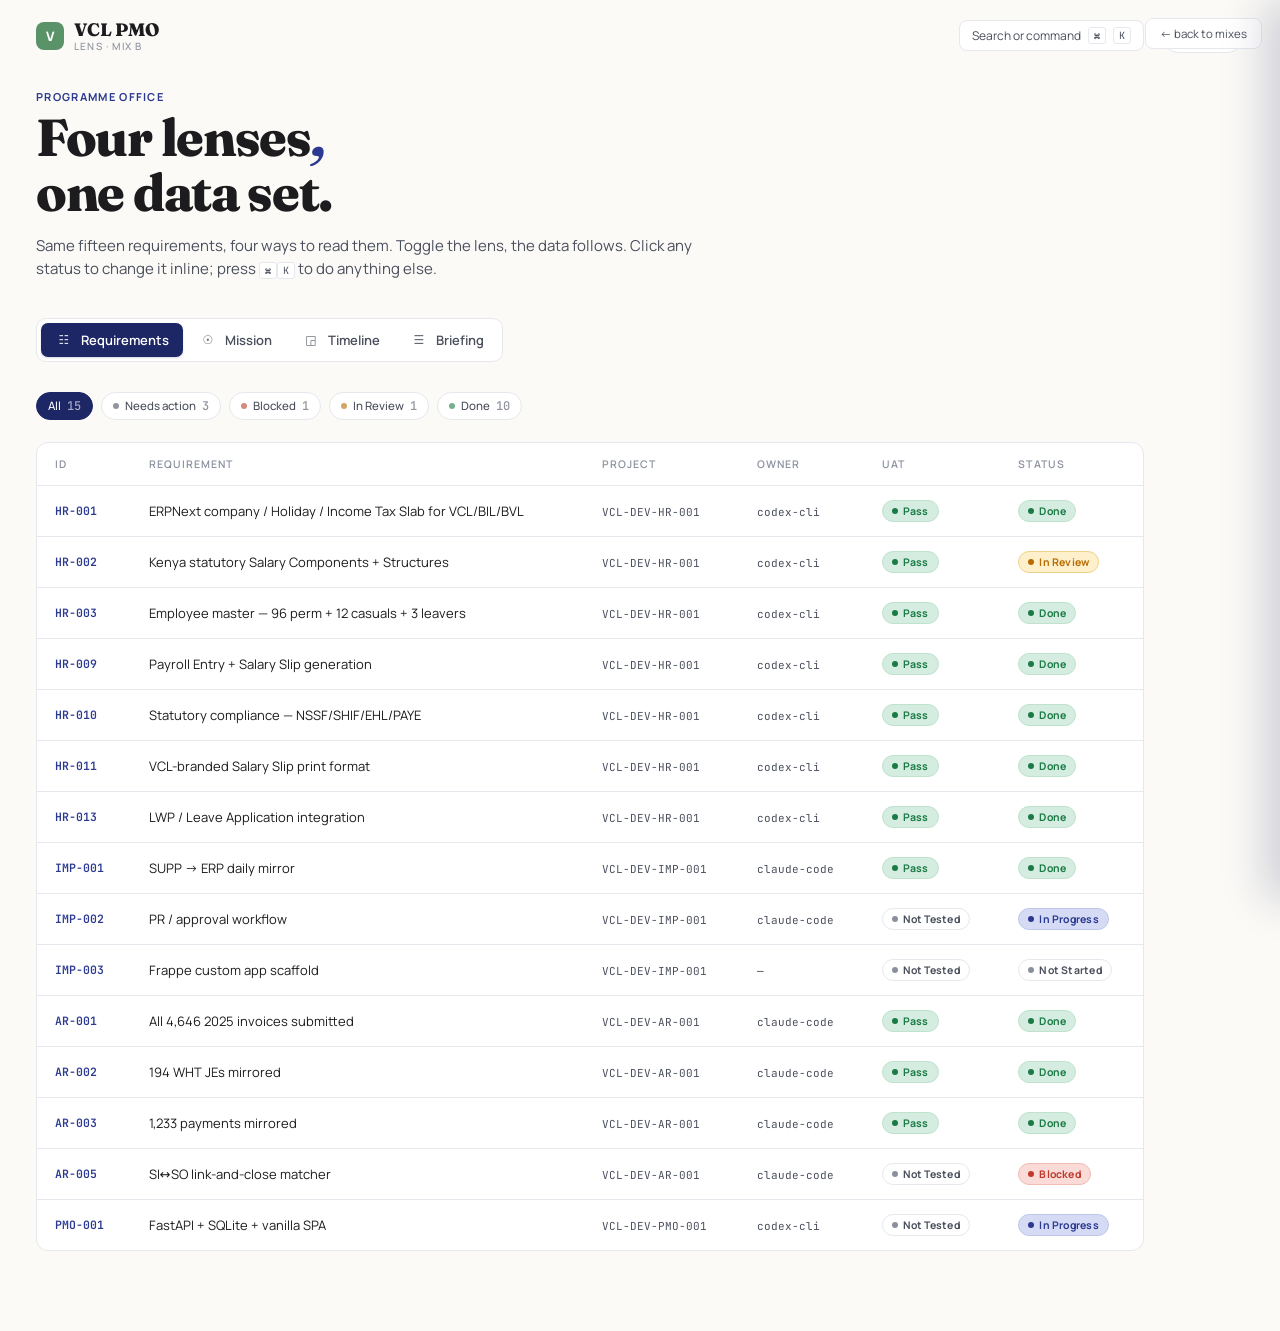
<file: mockups/mix-b.html>
<!doctype html>
<html lang="en">
<head>
<meta charset="utf-8">
<meta name="viewport" content="width=device-width,initial-scale=1">
<title>VCL PMO · Lens</title>
<link rel="preconnect" href="https://fonts.googleapis.com">
<link rel="preconnect" href="https://fonts.gstatic.com" crossorigin>
<link href="https://fonts.googleapis.com/css2?family=Fraunces:opsz,wght@9..144,500;9..144,700;9..144,800&family=Manrope:wght@400;500;600;700&family=JetBrains+Mono:wght@400;500&display=swap" rel="stylesheet">
<style>
  :root{
    --navy:#1D2766; --blue:#2B3990; --blue-mid:#5C6DBE; --blue-light:#D6DBF5; --blue-pale:#EEF0FB;
    --sage:#5A9367; --sage-soft:rgba(90,147,103,.22);
    --green:#1B7A45; --green-light:#D4EDE0;
    --amber:#B86B00; --amber-light:#FFF0CC;
    --red:#C0392B; --red-light:#FADBD8;
    --ink:#1C1C1E; --mid:#4A4F5C; --muted:#8A909E;
    --rule:#E6E8EE; --surface:#F8F7F4; --paper:#FBFAF7;
  }
  *{box-sizing:border-box}
  html,body{margin:0;background:var(--paper);color:var(--ink);font-family:Manrope,-apple-system,system-ui,sans-serif;font-size:14px}
  .serif{font-family:Fraunces,Georgia,serif;font-optical-sizing:auto;letter-spacing:-.015em}
  code,kbd,.mono{font-family:"JetBrains Mono",monospace;font-size:12px}
  kbd{background:#fff;border:1px solid var(--rule);border-radius:3px;padding:1px 5px;font-size:10px;color:var(--mid)}
  button{font-family:inherit;cursor:pointer}

  /* top bar */
  .topbar{display:flex;align-items:center;padding:18px 36px 0;gap:18px}
  .brand{display:flex;align-items:center;gap:10px;font-weight:700}
  .brand-mark{width:28px;height:28px;background:var(--sage);border-radius:8px;display:inline-flex;align-items:center;justify-content:center;color:#fff;font-weight:800;font-size:13px}
  .brand-name{font-family:Fraunces;font-weight:800;font-size:18px;letter-spacing:-.01em}
  .brand-name span{display:block;font-family:Manrope;font-size:10px;font-weight:500;color:var(--muted);letter-spacing:.12em;text-transform:uppercase;margin-top:-2px}
  .topbar .spacer{flex:1}
  .kbd-hint{display:inline-flex;align-items:center;gap:7px;padding:6px 12px;border:1px solid var(--rule);border-radius:8px;color:var(--mid);font-size:12px;background:#fff}
  .kbd-hint:hover{border-color:var(--blue);color:var(--blue)}
  .user-pill{display:inline-flex;align-items:center;gap:8px;padding:5px 10px;border-radius:20px;border:1px solid var(--rule);background:#fff;font-size:12px;color:var(--mid)}
  .user-pill .av{width:22px;height:22px;background:var(--sage);border-radius:50%;display:inline-flex;align-items:center;justify-content:center;color:#fff;font-weight:700;font-size:10.5px}

  /* page hero */
  .hero{padding:36px 36px 12px;max-width:1180px}
  .eyebrow{font-size:11px;color:var(--blue);text-transform:uppercase;letter-spacing:.12em;font-weight:700}
  h1.title{font-family:Fraunces;font-weight:800;font-size:52px;line-height:1.05;letter-spacing:-.025em;margin:6px 0 6px;color:var(--ink)}
  .title em{font-style:italic;color:var(--blue)}
  .lede{font-size:15px;color:var(--mid);max-width:680px;line-height:1.55}

  /* segmented view switcher */
  .switcher{display:inline-flex;background:#fff;border:1px solid var(--rule);border-radius:10px;padding:4px;gap:2px;margin:22px 0 4px}
  .switcher button{display:inline-flex;align-items:center;gap:8px;padding:8px 14px;border:0;background:transparent;color:var(--mid);font-size:13px;font-weight:600;border-radius:7px;cursor:pointer}
  .switcher button:hover{color:var(--ink)}
  .switcher button.active{background:var(--navy);color:#fff;box-shadow:0 1px 2px rgba(20,28,77,.18)}
  .switcher button .ic{display:inline-flex;width:18px;height:18px;align-items:center;justify-content:center;font-size:12px;opacity:.85}

  /* filter row */
  .filters{display:flex;align-items:center;gap:8px;margin:14px 0 22px;flex-wrap:wrap}
  .filter-chip{display:inline-flex;align-items:center;gap:6px;padding:5px 11px;border-radius:14px;border:1px solid var(--rule);background:#fff;font-size:11.5px;color:var(--mid);cursor:pointer;font-weight:500}
  .filter-chip.active{background:var(--navy);color:#fff;border-color:var(--navy)}
  .filter-chip i{width:6px;height:6px;border-radius:50%;background:currentColor;opacity:.6;display:inline-block}

  main{padding:0 36px 80px;max-width:1180px}

  /* chips/status */
  .chip{display:inline-flex;align-items:center;gap:5px;font-size:10.5px;font-weight:700;padding:3px 9px;border-radius:11px;letter-spacing:.02em;border:1px solid transparent;cursor:pointer;font-family:Manrope}
  .chip i{width:6px;height:6px;border-radius:50%;display:inline-block}
  .chip.muted{background:#fff;color:var(--mid);border-color:var(--rule)} .chip.muted i{background:var(--muted)}
  .chip.green{background:var(--green-light);color:var(--green);border-color:#bfe2cd} .chip.green i{background:var(--green)}
  .chip.amber{background:var(--amber-light);color:var(--amber);border-color:#f0d28b} .chip.amber i{background:var(--amber)}
  .chip.blue{background:var(--blue-light);color:var(--blue);border-color:#bec7ea} .chip.blue i{background:var(--blue)}
  .chip.red{background:var(--red-light);color:var(--red);border-color:#f1bcb4} .chip.red i{background:var(--red)}

  /* TABLE lens */
  .tbl{width:100%;border-collapse:separate;border-spacing:0;background:#fff;border:1px solid var(--rule);border-radius:12px;overflow:hidden;font-size:13px}
  .tbl th{background:transparent;color:var(--muted);font-weight:600;font-size:10.5px;text-transform:uppercase;letter-spacing:.1em;text-align:left;padding:14px 18px;border-bottom:1px solid var(--rule)}
  .tbl td{padding:14px 18px;border-top:1px solid var(--rule);color:var(--ink);vertical-align:middle}
  .tbl tr:first-child td{border-top:0}
  .tbl tr:hover td{background:var(--surface)}
  .tbl .id-cell{font-family:"JetBrains Mono",monospace;font-size:11.5px;color:var(--blue);font-weight:600}
  .tbl tr{cursor:pointer}

  /* BOARD lens (mission) */
  .board{display:grid;grid-template-columns:repeat(4,1fr);gap:14px}
  .board-card{background:#fff;border:1px solid var(--rule);border-radius:12px;padding:18px;cursor:pointer;transition:transform .15s,box-shadow .15s}
  .board-card:hover{transform:translateY(-2px);box-shadow:0 8px 20px rgba(20,28,77,.08)}
  .board-card .l{font-size:10.5px;text-transform:uppercase;letter-spacing:.1em;color:var(--muted);font-weight:700}
  .board-card .v{font-family:Fraunces;font-size:48px;font-weight:800;color:var(--navy);letter-spacing:-.03em;margin-top:6px;line-height:1}
  .board-card.amber .v{color:var(--amber)}
  .board-card.green .v{color:var(--green)}
  .board-card .d{font-size:11px;color:var(--muted);margin-top:6px}

  .proj-list{margin-top:22px;background:#fff;border:1px solid var(--rule);border-radius:12px;overflow:hidden}
  .proj-row{display:grid;grid-template-columns:1fr 200px 100px 100px;gap:14px;padding:16px 20px;border-top:1px solid var(--rule);align-items:center;cursor:pointer}
  .proj-row:first-child{border-top:0}
  .proj-row:hover{background:var(--surface)}
  .proj-row .nm{font-family:Fraunces;font-weight:700;font-size:18px;letter-spacing:-.01em}
  .proj-row .id{font-family:"JetBrains Mono",monospace;font-size:10.5px;color:var(--muted)}
  .progress{height:8px;background:var(--blue-pale);border-radius:4px;overflow:hidden}
  .progress > i{display:block;height:100%;background:var(--blue);border-radius:4px}

  /* TIMELINE lens */
  .tl{background:#fff;border:1px solid var(--rule);border-radius:12px;overflow:hidden}
  .tl-grid{display:grid;grid-template-columns:200px repeat(6,1fr)}
  .tl-cell{padding:12px 14px;border-right:1px solid var(--rule);border-top:1px solid var(--rule);font-size:12px;min-height:52px;display:flex;align-items:center}
  .tl-cell.h{color:var(--muted);font-weight:700;font-size:10.5px;text-transform:uppercase;letter-spacing:.1em;border-top:0;background:var(--surface)}
  .tl-cell.lbl{background:var(--surface);font-family:Fraunces;font-weight:700;font-size:15px;letter-spacing:-.005em}
  .tl-cell:last-child{border-right:0}
  .bar-mini{display:inline-block;height:12px;border-radius:4px;width:100%;background:var(--blue)}
  .bar-mini.green{background:var(--green)}
  .bar-mini.amber{background:var(--amber)}
  .bar-mini.partial{background:linear-gradient(90deg,var(--blue) 65%,var(--blue-light) 65%)}
  .bar-mini.blocked{background:var(--red)}

  /* BRIEFING lens */
  .brief{max-width:720px;background:#fff;border:1px solid var(--rule);border-radius:12px;padding:48px 56px;line-height:1.75;font-size:16px}
  .brief .eyebrow{margin-bottom:6px}
  .brief h2{font-family:Fraunces;font-weight:800;font-size:36px;letter-spacing:-.025em;line-height:1.1;margin:0 0 6px;color:var(--navy)}
  .brief .dt{color:var(--muted);font-size:12px;text-transform:uppercase;letter-spacing:.12em;margin-bottom:24px}
  .brief p{margin:0 0 16px}
  .brief .dropcap::first-letter{font-family:Fraunces;font-weight:800;font-size:62px;float:left;line-height:.9;padding:6px 12px 0 0;color:var(--blue)}
  .brief a{color:var(--blue);border-bottom:1px solid var(--blue-light);text-decoration:none;cursor:pointer}
  .brief a:hover{border-bottom-color:var(--blue)}
  .brief .pill-inline{display:inline-block;background:var(--green-light);color:var(--green);font-size:10px;font-weight:800;padding:2px 7px;border-radius:9px;letter-spacing:.08em;text-transform:uppercase;vertical-align:middle;margin-left:3px;font-family:Manrope}
  .brief hr{border:0;border-top:1px solid var(--rule);margin:22px 0}
  .brief .stat-row{display:grid;grid-template-columns:repeat(4,1fr);gap:18px;margin-top:14px}
  .brief .stat-row .s{padding:14px 0;border-top:1px solid var(--rule)}
  .brief .stat-row .s .n{font-family:Fraunces;font-size:36px;font-weight:800;color:var(--navy);letter-spacing:-.02em;line-height:1}
  .brief .stat-row .s .l{font-size:11px;text-transform:uppercase;letter-spacing:.1em;color:var(--muted);font-weight:700;margin-top:4px}

  /* buttons */
  .btn{font-size:12px;font-weight:600;padding:8px 14px;border-radius:8px;border:1px solid var(--rule);color:var(--ink);background:#fff;font-family:Manrope}
  .btn:hover{border-color:var(--blue);color:var(--blue)}
  .btn.primary{background:var(--navy);color:#fff;border-color:var(--navy)}
  .btn.primary:hover{background:var(--blue);border-color:var(--blue);color:#fff}
  .btn.ghost{border-color:transparent;color:var(--muted)}

  /* palette/drawer/toast (shared style approach) */
  .palette-overlay{position:fixed;inset:0;background:rgba(20,28,77,.5);backdrop-filter:blur(4px);display:none;align-items:flex-start;justify-content:center;padding-top:88px;z-index:100}
  .palette-overlay.show{display:flex}
  .palette{width:560px;background:#fff;border-radius:14px;box-shadow:0 24px 48px rgba(20,28,77,.32);overflow:hidden}
  .palette input{width:100%;border:0;outline:0;padding:20px 24px;font-size:16px;font-family:Fraunces;color:var(--ink);border-bottom:1px solid var(--rule)}
  .palette input::placeholder{color:var(--muted);font-family:Manrope}
  .pal-list{max-height:380px;overflow:auto;padding:6px 0}
  .pal-grp{font-size:10px;color:var(--muted);text-transform:uppercase;letter-spacing:.12em;font-weight:700;padding:12px 24px 4px}
  .pal-item{display:grid;grid-template-columns:24px 1fr auto;gap:10px;align-items:center;padding:8px 24px;cursor:pointer;font-size:13px}
  .pal-item:hover,.pal-item.sel{background:var(--blue-pale)}
  .pal-item .ic{width:22px;height:22px;border-radius:6px;background:var(--blue-light);color:var(--blue);font-weight:800;display:inline-flex;align-items:center;justify-content:center;font-size:11px}
  .pal-item .sub{font-size:10.5px;color:var(--muted);font-family:"JetBrains Mono",monospace}
  .pal-foot{padding:10px 24px;border-top:1px solid var(--rule);font-size:11px;color:var(--muted);display:flex;justify-content:space-between}

  .drawer-bg{position:fixed;inset:0;background:rgba(20,28,77,.4);display:none;z-index:90}
  .drawer-bg.show{display:block}
  .drawer{position:fixed;top:0;right:0;width:520px;height:100vh;background:#fff;box-shadow:-16px 0 40px rgba(20,28,77,.18);transform:translateX(100%);transition:transform .22s cubic-bezier(.2,.7,.2,1);z-index:91;display:flex;flex-direction:column}
  .drawer.show{transform:translateX(0)}
  .drawer-head{padding:24px 28px;border-bottom:1px solid var(--rule)}
  .drawer-head .id{font-family:"JetBrains Mono",monospace;font-size:11.5px;color:var(--blue);font-weight:700;margin-bottom:6px}
  .drawer-head h3{font-family:Fraunces;font-weight:800;font-size:22px;letter-spacing:-.015em;margin:0 0 4px;line-height:1.2}
  .drawer-head .sub{font-size:12px;color:var(--muted)}
  .drawer-body{padding:24px 28px;flex:1;overflow:auto}
  .drawer-section{margin-bottom:22px}
  .drawer-section h4{margin:0 0 8px;font-size:10.5px;text-transform:uppercase;letter-spacing:.12em;color:var(--blue);font-weight:700}
  .field-row{display:grid;grid-template-columns:90px 1fr;gap:8px;padding:8px 0;border-top:1px solid var(--rule);font-size:12.5px}
  .field-row:first-child{border-top:0}
  .field-row .k{color:var(--muted);text-transform:uppercase;font-size:10px;letter-spacing:.1em;font-weight:700;padding-top:3px}
  .drawer-foot{padding:18px 28px;border-top:1px solid var(--rule);display:flex;gap:8px}

  .status-menu{position:absolute;background:#fff;border:1px solid var(--rule);border-radius:8px;box-shadow:0 12px 28px rgba(20,28,77,.16);padding:4px 0;min-width:160px;z-index:120;display:none}
  .status-menu.show{display:block}
  .status-menu .opt{display:flex;align-items:center;gap:9px;padding:8px 14px;font-size:12.5px;cursor:pointer;color:var(--ink)}
  .status-menu .opt:hover{background:var(--blue-pale)}
  .status-menu .opt i{width:8px;height:8px;border-radius:50%;display:inline-block}

  .toast{position:fixed;bottom:28px;right:28px;background:var(--navy);color:#fff;padding:13px 18px;border-radius:10px;font-size:13px;box-shadow:0 14px 32px rgba(20,28,77,.32);transform:translateY(20px);opacity:0;transition:all .22s ease;z-index:140;display:flex;align-items:center;gap:10px}
  .toast.show{transform:translateY(0);opacity:1}
  .toast .ico{width:20px;height:20px;background:var(--sage);border-radius:50%;display:inline-flex;align-items:center;justify-content:center;font-size:12px;font-weight:800}

  .home-link{position:fixed;top:18px;right:18px;background:#fff;border:1px solid var(--rule);border-radius:8px;padding:7px 14px;font-size:11.5px;color:var(--mid);text-decoration:none;z-index:50}
  .home-link:hover{color:var(--blue);border-color:var(--blue)}
</style>
</head>
<body>

<header class="topbar">
  <div class="brand">
    <span class="brand-mark">V</span>
    <div class="brand-name">VCL PMO<span>Lens · Mix B</span></div>
  </div>
  <div class="spacer"></div>
  <button class="kbd-hint" onclick="openPalette()">Search or command <kbd>&#8984;</kbd><kbd>K</kbd></button>
  <span class="user-pill"><span class="av">TH</span> Tanuj</span>
</header>

<section class="hero">
  <div class="eyebrow">Programme office</div>
  <h1 class="title serif">Four lenses<em>,</em><br>one data set.</h1>
  <p class="lede">Same fifteen requirements, four ways to read them. Toggle the lens, the data follows. Click any status to change it inline; press <kbd>&#8984;</kbd><kbd>K</kbd> to do anything else.</p>

  <div class="switcher" id="switcher">
    <button data-view="table" class="active"><span class="ic">&#9783;</span>Requirements</button>
    <button data-view="board"><span class="ic">&#9737;</span>Mission</button>
    <button data-view="timeline"><span class="ic">&#9714;</span>Timeline</button>
    <button data-view="briefing"><span class="ic">&#9776;</span>Briefing</button>
  </div>
</section>

<main>
  <div class="filters" id="filters">
    <span class="filter-chip active" data-f="all">All <span class="mono" style="opacity:.6" id="cnt-all">15</span></span>
    <span class="filter-chip" data-f="needs"><i></i>Needs action <span class="mono" style="opacity:.6" id="cnt-needs">3</span></span>
    <span class="filter-chip" data-f="blocked"><i style="background:var(--red)"></i>Blocked <span class="mono" style="opacity:.6" id="cnt-blocked">1</span></span>
    <span class="filter-chip" data-f="review"><i style="background:var(--amber)"></i>In Review <span class="mono" style="opacity:.6" id="cnt-review">1</span></span>
    <span class="filter-chip" data-f="done"><i style="background:var(--green)"></i>Done <span class="mono" style="opacity:.6" id="cnt-done">10</span></span>
  </div>

  <!-- TABLE -->
  <section class="view" data-view="table">
    <table class="tbl">
      <thead><tr><th>ID</th><th>Requirement</th><th>Project</th><th>Owner</th><th>UAT</th><th>Status</th></tr></thead>
      <tbody id="req-tbody"></tbody>
    </table>
  </section>

  <!-- BOARD -->
  <section class="view" data-view="board" style="display:none">
    <div class="board">
      <div class="board-card" onclick="setView('table')"><div class="l">Active projects</div><div class="v">3</div><div class="d">+1 in build</div></div>
      <div class="board-card green" onclick="setView('table')"><div class="l">Done</div><div class="v" id="bd-done">10</div><div class="d">of 15</div></div>
      <div class="board-card amber" onclick="setView('table')"><div class="l">Blocked</div><div class="v" id="bd-blocked">1</div><div class="d">CFO decisions</div></div>
      <div class="board-card" onclick="setView('table')"><div class="l">UAT failing</div><div class="v">0</div><div class="d">clean run</div></div>
    </div>
    <div class="proj-list" id="proj-list"></div>
  </section>

  <!-- TIMELINE -->
  <section class="view" data-view="timeline" style="display:none">
    <div class="tl">
      <div class="tl-grid">
        <div class="tl-cell h">Project</div>
        <div class="tl-cell h">May</div><div class="tl-cell h">Jun</div><div class="tl-cell h">Jul</div><div class="tl-cell h">Aug</div><div class="tl-cell h">Sep</div><div class="tl-cell h">Oct</div>

        <div class="tl-cell lbl">HR &amp; Payroll</div>
        <div class="tl-cell"><span class="bar-mini green"></span></div>
        <div class="tl-cell"><span class="bar-mini partial"></span></div>
        <div class="tl-cell"></div><div class="tl-cell"></div><div class="tl-cell"></div><div class="tl-cell"></div>

        <div class="tl-cell lbl">Imports Portal</div>
        <div class="tl-cell"></div>
        <div class="tl-cell"><span class="bar-mini"></span></div>
        <div class="tl-cell"><span class="bar-mini partial"></span></div>
        <div class="tl-cell"></div><div class="tl-cell"></div><div class="tl-cell"></div>

        <div class="tl-cell lbl">ERP↔QBO AR</div>
        <div class="tl-cell"></div><div class="tl-cell"></div>
        <div class="tl-cell"><span class="bar-mini amber"></span></div>
        <div class="tl-cell"><span class="bar-mini partial"></span></div>
        <div class="tl-cell"></div><div class="tl-cell"></div>

        <div class="tl-cell lbl">PMO Interface</div>
        <div class="tl-cell"><span class="bar-mini blocked"></span></div>
        <div class="tl-cell"></div><div class="tl-cell"></div><div class="tl-cell"></div><div class="tl-cell"></div><div class="tl-cell"></div>
      </div>
    </div>
  </section>

  <!-- BRIEFING -->
  <section class="view" data-view="briefing" style="display:none">
    <article class="brief">
      <div class="eyebrow">VCL PMO Briefing</div>
      <h2>27 May 2026.<br><span style="color:var(--blue)">A live morning.</span></h2>
      <div class="dt">07:48 EAT · auto-refresh on</div>
      <p class="dropcap">Three projects are active this morning. <a onclick="openDrawer('VCL-DEV-HR-001-project')">HR &amp; Payroll</a> went <span class="pill-inline">Live</span> with the May 2026 cycle: ninety-seven salary slips submitted, a 0.49% variance versus Jitu's books, the residual explained by five director exceptions.</p>
      <p>One requirement needs attention before the June cycle: <a onclick="openDrawer('HR-002')">HR-002 (Salary Structure formulas)</a> on VCL, BIL, and BVL. A working reference exists in <code>VCL Joan Trial 2026-05 v2</code> — fix is a 30-minute REST patch.</p>
      <p>The <a onclick="setView('board')">Imports Portal</a> is in Phase 1 (Frappe scaffold). <a onclick="setView('board')">ERP↔QBO AR Alignment</a> is gated on five CFO decisions before the SI↔SO matcher can build.</p>
      <p><code>codex-cli</code> is mid-build on <a onclick="openDrawer('PMO-001')">VCL-DEV-PMO-001</a> — this very interface. On completion the agent will POST <code>/pmo/api/agent/complete</code> and Telegram-notify.</p>
      <hr>
      <div class="stat-row">
        <div class="s"><div class="n">3</div><div class="l">Active</div></div>
        <div class="s"><div class="n" id="brief-done">10</div><div class="l">Done</div></div>
        <div class="s"><div class="n" id="brief-blocked">1</div><div class="l">Blocked</div></div>
        <div class="s"><div class="n">0</div><div class="l">UAT failing</div></div>
      </div>
      <div style="margin-top:24px;display:flex;gap:8px">
        <button class="btn primary" onclick="toast('Briefing rendered to PDF')">Render to PDF</button>
        <button class="btn" onclick="toast('Sent to Telegram')">Send to Telegram</button>
      </div>
    </article>
  </section>
</main>

<a class="home-link" href="./">&larr; back to mixes</a>

<!-- palette -->
<div class="palette-overlay" id="palette" onclick="if(event.target===this)closePalette()">
  <div class="palette">
    <input id="pal-input" placeholder="Search or run a command…" autocomplete="off">
    <div class="pal-list" id="pal-list"></div>
    <div class="pal-foot"><span><kbd>&uarr;</kbd><kbd>&darr;</kbd> · <kbd>&#9166;</kbd> · <kbd>esc</kbd></span><span>VCL PMO · Lens</span></div>
  </div>
</div>

<!-- drawer -->
<div class="drawer-bg" id="drawer-bg" onclick="closeDrawer()"></div>
<aside class="drawer" id="drawer">
  <div class="drawer-head"><div class="id" id="d-id">—</div><h3 id="d-title">—</h3><div class="sub" id="d-sub">—</div></div>
  <div class="drawer-body" id="d-body"></div>
  <div class="drawer-foot">
    <button class="btn primary" onclick="toast('Agent dispatched')">Dispatch agent</button>
    <button class="btn" onclick="toast('Opened in ERPNext')">Open in ERPNext</button>
    <button class="btn ghost" onclick="closeDrawer()">Close</button>
  </div>
</aside>

<div class="status-menu" id="status-menu"></div>
<div class="toast" id="toast"><span class="ico">&#10003;</span><span id="toast-text">Done</span></div>

<script src="./seed.js"></script>
<script>
  const MIX = "b";
  let reqs = VCL.getReqs(MIX);
  let currentView = "table";
  let currentFilter = "all";
  let palSel = 0, palItems = [];

  function setView(v){
    currentView = v;
    document.querySelectorAll(".switcher button").forEach(b=>b.classList.toggle("active", b.dataset.view===v));
    document.querySelectorAll(".view").forEach(s=>s.style.display = s.dataset.view===v ? "block" : "none");
    closePalette();
  }
  document.querySelectorAll(".switcher button").forEach(b=>b.addEventListener("click",()=>setView(b.dataset.view)));

  function statusChip(s, id){
    const c = VCL.STATUS_COLOUR[s]||"muted";
    return `<span class="chip ${c}" data-reqid="${id}" onclick="event.stopPropagation();openStatusMenu(event,'${id}')"><i></i>${s}</span>`;
  }

  function visibleReqs(){
    if(currentFilter==="all") return reqs;
    if(currentFilter==="needs") return reqs.filter(r=>r.needs_action);
    if(currentFilter==="blocked") return reqs.filter(r=>r.status==="Blocked");
    if(currentFilter==="review") return reqs.filter(r=>r.status==="In Review");
    if(currentFilter==="done") return reqs.filter(r=>r.status==="Done");
    return reqs;
  }

  function renderTable(){
    const list = visibleReqs();
    document.getElementById("req-tbody").innerHTML = list.map(r=>`
      <tr onclick="openDrawer('${r.id}')">
        <td class="id-cell">${r.id}</td>
        <td>${r.requirement}</td>
        <td><span class="mono" style="font-size:11px;color:var(--mid)">${r.project}</span></td>
        <td><span class="mono" style="font-size:11px;color:var(--mid)">${r.owner}</span></td>
        <td><span class="chip ${r.uat==='Pass'?'green':'muted'}"><i></i>${r.uat}</span></td>
        <td>${statusChip(r.status,r.id)}</td>
      </tr>`).join("");
  }

  function renderBoard(){
    const list = VCL.PROJECTS.map(p=>{
      const projReqs = reqs.filter(r=>r.project===p.id);
      const done = projReqs.filter(r=>r.status==="Done").length;
      return `<div class="proj-row" onclick="openDrawer('${p.id}-project')">
        <div><div class="nm">${p.name}</div><div class="id">${p.id} · ${p.system}</div></div>
        <div class="progress"><i style="width:${p.progress}%"></i></div>
        <div style="font-family:'JetBrains Mono',monospace;font-size:12px;color:var(--mid)">${done}/${projReqs.length}</div>
        <div><span class="chip ${p.color}"><i></i>${p.status}</span></div>
      </div>`;
    }).join("");
    document.getElementById("proj-list").innerHTML = list;
  }

  function renderCounts(){
    document.getElementById("cnt-all").innerText = reqs.length;
    document.getElementById("cnt-needs").innerText = reqs.filter(r=>r.needs_action).length;
    document.getElementById("cnt-blocked").innerText = reqs.filter(r=>r.status==="Blocked").length;
    document.getElementById("cnt-review").innerText = reqs.filter(r=>r.status==="In Review").length;
    document.getElementById("cnt-done").innerText = reqs.filter(r=>r.status==="Done").length;
    document.getElementById("bd-done").innerText = reqs.filter(r=>r.status==="Done").length;
    document.getElementById("bd-blocked").innerText = reqs.filter(r=>r.status==="Blocked").length;
    document.getElementById("brief-done").innerText = reqs.filter(r=>r.status==="Done").length;
    document.getElementById("brief-blocked").innerText = reqs.filter(r=>r.status==="Blocked").length;
  }

  function renderAll(){ renderTable(); renderBoard(); renderCounts(); }

  // filter chips
  document.querySelectorAll(".filter-chip").forEach(c=>{
    c.addEventListener("click",()=>{
      currentFilter = c.dataset.f;
      document.querySelectorAll(".filter-chip").forEach(x=>x.classList.toggle("active", x===c));
      renderTable();
    });
  });

  // status menu
  function openStatusMenu(ev, id){
    const m = document.getElementById("status-menu");
    m.innerHTML = VCL.STATUS_ORDER.map(s=>{
      const c = VCL.STATUS_COLOUR[s];
      return `<div class="opt" onclick="setStatus('${id}','${s}')"><i style="background:var(--${c==='muted'?'muted':c})"></i>${s}</div>`;
    }).join("");
    const r = ev.target.getBoundingClientRect();
    m.style.left = r.left+"px";
    m.style.top = (r.bottom+4)+"px";
    m.classList.add("show");
    document.addEventListener("click", closeStatusMenu, {once:true});
  }
  function closeStatusMenu(){ document.getElementById("status-menu").classList.remove("show"); }
  function setStatus(id, s){
    const r = reqs.find(x=>x.id===id);
    if(r){ r.status=s; VCL.saveState(MIX, reqs); renderAll(); toast(`${id} → ${s}`); }
    closeStatusMenu();
  }

  // drawer
  function openDrawer(id){
    closeStatusMenu();
    let title, sub, body, idLabel;
    if(id.endsWith("-project")){
      const p = VCL.PROJECTS.find(x=>x.id===id.replace("-project",""));
      if(!p) return;
      idLabel = p.id;
      title = p.name;
      sub = `${p.system} · ${p.status} · go-live ${p.go_live}`;
      const projReqs = reqs.filter(r=>r.project===p.id);
      body = `<div class="drawer-section"><h4>Status</h4>
        <div class="field-row"><span class="k">System</span><span>${p.system}</span></div>
        <div class="field-row"><span class="k">Requestor</span><span>${p.requestor}</span></div>
        <div class="field-row"><span class="k">Priority</span><span>${p.priority}</span></div>
        <div class="field-row"><span class="k">Go-live</span><span>${p.go_live}</span></div>
        <div class="field-row"><span class="k">Progress</span><span>${p.progress}%</span></div></div>
        <div class="drawer-section"><h4>Requirements (${projReqs.length})</h4>
        ${projReqs.map(r=>`<div class="field-row"><span class="k">${r.id}</span><span>${r.requirement.substring(0,52)}${r.requirement.length>52?'…':''} ${statusChip(r.status,r.id)}</span></div>`).join("")}</div>`;
    } else {
      const r = reqs.find(x=>x.id===id);
      if(!r) return;
      idLabel = r.id;
      title = r.requirement;
      sub = `${r.project} · ${r.area} · ${r.priority}`;
      body = `<div class="drawer-section"><h4>Status</h4>
        <div class="field-row"><span class="k">Status</span><span>${statusChip(r.status,r.id)}</span></div>
        <div class="field-row"><span class="k">UAT</span><span><span class="chip ${r.uat==='Pass'?'green':'muted'}"><i></i>${r.uat}</span></span></div>
        <div class="field-row"><span class="k">Owner</span><span class="mono">${r.owner}</span></div>
        <div class="field-row"><span class="k">Project</span><span class="mono">${r.project}</span></div></div>
        ${r.note?`<div class="drawer-section"><h4>Note</h4><p style="font-size:13px;line-height:1.55">${r.note}</p></div>`:""}
        <div class="drawer-section"><h4>Activity</h4>
        ${VCL.FEED.filter(f=>f.target===r.id).map(f=>`<div class="field-row"><span class="k">${f.ts}</span><span><code>${f.actor}</code> ${f.verb} ${f.to?'→ <b>'+f.to+'</b>':''}</span></div>`).join("")||'<p style="color:var(--muted);font-size:12px">No recorded activity.</p>'}</div>`;
    }
    document.getElementById("d-id").innerText = idLabel;
    document.getElementById("d-title").innerText = title;
    document.getElementById("d-sub").innerText = sub;
    document.getElementById("d-body").innerHTML = body;
    document.getElementById("drawer").classList.add("show");
    document.getElementById("drawer-bg").classList.add("show");
  }
  function closeDrawer(){ document.getElementById("drawer").classList.remove("show"); document.getElementById("drawer-bg").classList.remove("show"); }

  // palette
  function openPalette(){ document.getElementById("palette").classList.add("show"); const i=document.getElementById("pal-input"); i.value=""; i.focus(); renderPalette(""); }
  function closePalette(){ document.getElementById("palette").classList.remove("show"); }
  function paletteItems(q){
    q = (q||"").toLowerCase();
    const actions = [
      { ic:"+", nm:"Create requirement", sub:"action", fn:()=>{toast("New requirement (stub)");closePalette()} },
      { ic:"→", nm:"Dispatch agent on selected", sub:"action", fn:()=>{toast("Agent dispatched");closePalette()} },
      { ic:"≡", nm:"Switch lens · Requirements table", sub:"action", fn:()=>setView("table") },
      { ic:"≡", nm:"Switch lens · Mission board", sub:"action", fn:()=>setView("board") },
      { ic:"≡", nm:"Switch lens · Timeline", sub:"action", fn:()=>setView("timeline") },
      { ic:"≡", nm:"Switch lens · Briefing", sub:"action", fn:()=>setView("briefing") }
    ];
    const reqMatches = reqs.filter(r=>!q || r.id.toLowerCase().includes(q) || r.requirement.toLowerCase().includes(q)).slice(0,8)
      .map(r=>({ ic:r.id.split("-")[0], nm:`${r.id} — ${r.requirement.substring(0,50)}${r.requirement.length>50?'…':''}`, sub:r.project, fn:()=>{openDrawer(r.id);closePalette()} }));
    const projMatches = VCL.PROJECTS.filter(p=>!q || p.name.toLowerCase().includes(q)).slice(0,4)
      .map(p=>({ ic:"#", nm:p.name, sub:p.id, fn:()=>{openDrawer(p.id+'-project');closePalette()} }));
    const actMatches = q ? actions.filter(a=>a.nm.toLowerCase().includes(q)) : actions.slice(0,4);
    return [["Actions",actMatches],["Requirements",reqMatches],["Projects",projMatches]];
  }
  function renderPalette(q){
    const groups = paletteItems(q);
    palItems = [];
    let html = "";
    groups.forEach(([title, items])=>{
      if(!items.length) return;
      html += `<div class="pal-grp">${title}</div>`;
      items.forEach(it=>{
        const idx = palItems.length;
        palItems.push(it);
        html += `<div class="pal-item" data-idx="${idx}" onclick="palItems[${idx}].fn()"><span class="ic">${it.ic}</span><span class="nm">${it.nm}</span><span class="sub">${it.sub}</span></div>`;
      });
    });
    document.getElementById("pal-list").innerHTML = html || `<div class="pal-grp">No matches</div>`;
    palSel = 0; updatePalSel();
  }
  function updatePalSel(){
    document.querySelectorAll(".pal-item").forEach((el,i)=>el.classList.toggle("sel", i===palSel));
    const sel = document.querySelector(".pal-item.sel"); if(sel) sel.scrollIntoView({block:"nearest"});
  }
  document.getElementById("pal-input").addEventListener("input", e=>renderPalette(e.target.value));
  document.addEventListener("keydown", e=>{
    if((e.metaKey||e.ctrlKey) && e.key.toLowerCase()==="k"){ e.preventDefault(); openPalette(); return; }
    if(e.key==="Escape"){ closePalette(); closeDrawer(); closeStatusMenu(); return; }
    if(document.getElementById("palette").classList.contains("show")){
      if(e.key==="ArrowDown"){ e.preventDefault(); palSel = Math.min(palItems.length-1, palSel+1); updatePalSel(); }
      if(e.key==="ArrowUp"){ e.preventDefault(); palSel = Math.max(0, palSel-1); updatePalSel(); }
      if(e.key==="Enter" && palItems[palSel]){ e.preventDefault(); palItems[palSel].fn(); }
    }
  });

  let toastTimer;
  function toast(msg){ const t=document.getElementById("toast"); document.getElementById("toast-text").innerText=msg; t.classList.add("show"); clearTimeout(toastTimer); toastTimer=setTimeout(()=>t.classList.remove("show"),2200); }

  renderAll();
</script>
</body>
</html>
</file>
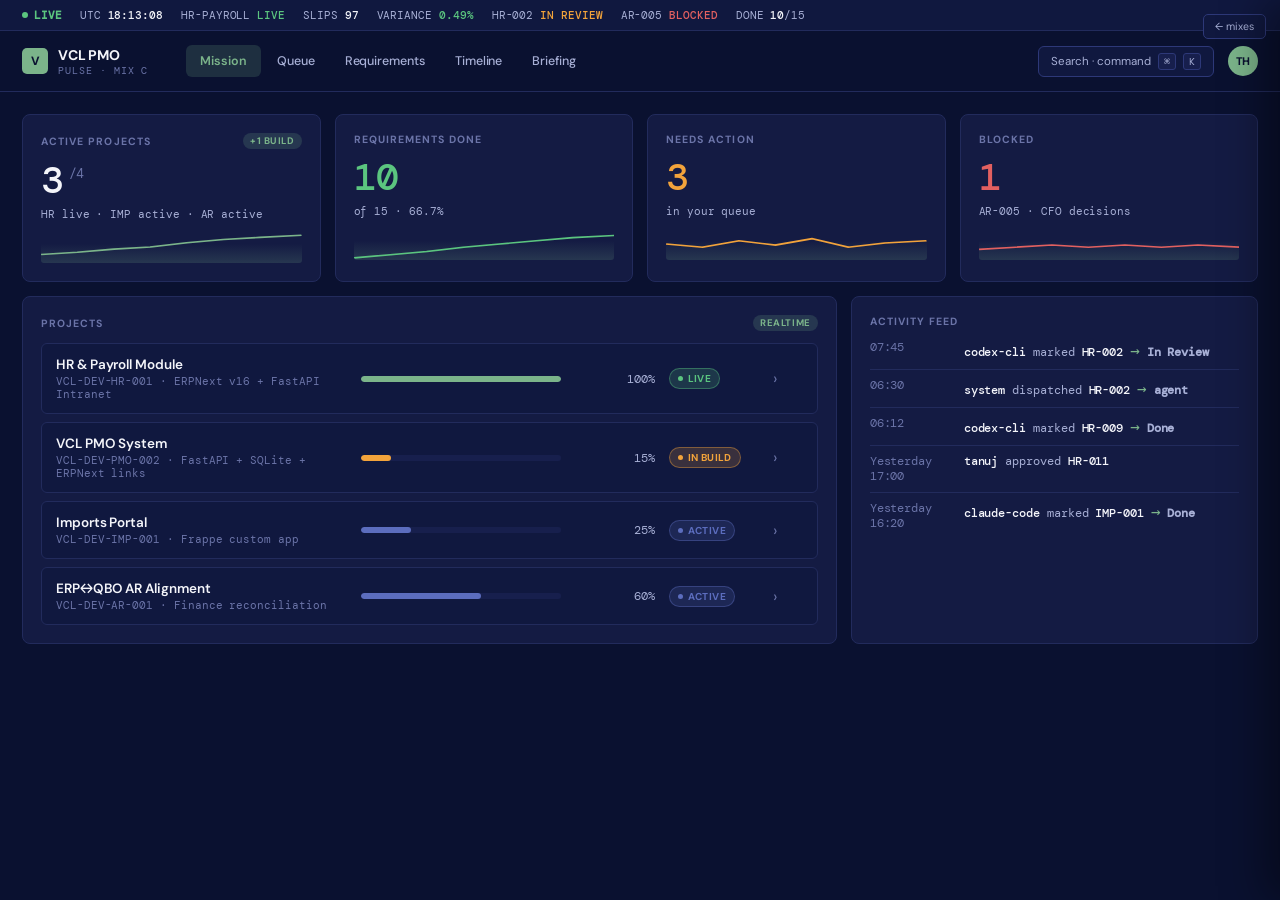
<file: mockups/mix-c.html>
<!doctype html>
<html lang="en">
<head>
<meta charset="utf-8">
<meta name="viewport" content="width=device-width,initial-scale=1">
<title>VCL PMO · Pulse</title>
<link rel="preconnect" href="https://fonts.googleapis.com">
<link rel="preconnect" href="https://fonts.gstatic.com" crossorigin>
<link href="https://fonts.googleapis.com/css2?family=DM+Sans:opsz,wght@9..40,400;9..40,500;9..40,600;9..40,700;9..40,800&family=DM+Mono:wght@400;500&display=swap" rel="stylesheet">
<style>
  :root{
    --bg:#0A1130;
    --bg-2:#10183F;
    --bg-3:#171F4D;
    --bg-card:#141B43;
    --line:#222B5C;
    --line-2:#2D3878;
    --navy:#1D2766;
    --blue:#5C6DBE;
    --blue-dim:#3D4A8C;
    --sage:#7BB48A;
    --sage-soft:rgba(123,180,138,.18);
    --green:#5BC57F;
    --green-dim:rgba(91,197,127,.18);
    --amber:#F2A33B;
    --amber-dim:rgba(242,163,59,.18);
    --red:#E26060;
    --red-dim:rgba(226,96,96,.18);
    --ink:#F4F5FA;
    --mid:#A8B0D6;
    --muted:#6B74A8;
  }
  *{box-sizing:border-box}
  html,body{margin:0;background:var(--bg);color:var(--ink);font-family:'DM Sans',-apple-system,system-ui,sans-serif;font-size:13px;letter-spacing:-.005em}
  .mono,code,kbd{font-family:'DM Mono',ui-monospace,monospace;font-size:11.5px}
  kbd{background:var(--bg-3);border:1px solid var(--line-2);border-radius:3px;padding:1px 5px;font-size:10px;color:var(--mid)}
  button{font-family:inherit;cursor:pointer;color:inherit}

  /* terminal header */
  .ticker{background:var(--bg-2);border-bottom:1px solid var(--line);padding:8px 22px;display:flex;align-items:center;gap:18px;font-family:'DM Mono',monospace;font-size:11px;color:var(--mid);overflow:hidden;white-space:nowrap}
  .ticker .live{display:inline-flex;align-items:center;gap:6px;color:var(--green);font-weight:600}
  .ticker .live::before{content:"";width:6px;height:6px;background:var(--green);border-radius:50%;animation:pulse 1.4s ease infinite}
  @keyframes pulse{0%,100%{opacity:1}50%{opacity:.3}}
  .ticker .item{color:var(--mid)}
  .ticker .item b{color:var(--ink);font-weight:500}
  .ticker .item.amber b{color:var(--amber)}
  .ticker .item.green b{color:var(--green)}
  .ticker .item.red b{color:var(--red)}

  .topbar{display:flex;align-items:center;padding:14px 22px;border-bottom:1px solid var(--line);gap:14px}
  .brand{display:flex;align-items:center;gap:10px}
  .brand-mark{width:26px;height:26px;background:var(--sage);border-radius:5px;display:inline-flex;align-items:center;justify-content:center;color:#0A1130;font-weight:800;font-size:12px}
  .brand-name{font-weight:700;letter-spacing:-.01em;font-size:14px}
  .brand-name span{display:block;font-family:'DM Mono',monospace;font-size:9.5px;font-weight:400;color:var(--muted);letter-spacing:.1em;text-transform:uppercase;margin-top:1px}
  nav.tabs{display:flex;gap:2px;margin-left:24px}
  nav.tabs a{padding:8px 14px;color:var(--mid);font-size:12.5px;font-weight:500;border-radius:6px;text-decoration:none;cursor:pointer}
  nav.tabs a:hover{background:var(--bg-3);color:var(--ink)}
  nav.tabs a.active{background:var(--sage-soft);color:var(--sage);font-weight:600}
  .topbar .spacer{flex:1}
  .kbd-hint{display:inline-flex;align-items:center;gap:7px;padding:6px 12px;border:1px solid var(--line-2);border-radius:6px;color:var(--mid);font-size:11.5px;background:var(--bg-2)}
  .kbd-hint:hover{border-color:var(--sage);color:var(--sage)}
  .user-pill{width:30px;height:30px;background:var(--sage);border-radius:50%;display:inline-flex;align-items:center;justify-content:center;color:#0A1130;font-weight:800;font-size:11px}

  main{padding:22px}
  .view{display:none}
  .view.show{display:block}

  /* MISSION (default) — grid of telemetry */
  .grid-1{display:grid;grid-template-columns:repeat(4,1fr);gap:14px;margin-bottom:14px}
  .grid-2{display:grid;grid-template-columns:2fr 1fr;gap:14px}
  .grid-3{display:grid;grid-template-columns:repeat(2,1fr);gap:14px;margin-top:14px}

  .card{background:var(--bg-card);border:1px solid var(--line);border-radius:8px;padding:18px}
  .card h3{margin:0 0 12px;font-size:10.5px;text-transform:uppercase;letter-spacing:.1em;color:var(--muted);font-weight:700;display:flex;justify-content:space-between;align-items:center}
  .card h3 .badge{font-size:9.5px;background:var(--sage-soft);color:var(--sage);padding:2px 7px;border-radius:8px;letter-spacing:.06em;font-weight:700}

  .kpi-card .v{font-family:'DM Mono',monospace;font-size:38px;font-weight:500;color:var(--ink);letter-spacing:-.02em;line-height:1}
  .kpi-card.amber .v{color:var(--amber)}
  .kpi-card.green .v{color:var(--green)}
  .kpi-card.red .v{color:var(--red)}
  .kpi-card .v sup{font-size:13px;color:var(--muted);font-weight:400;margin-left:6px;vertical-align:top;top:6px;position:relative}
  .kpi-card .d{font-size:11px;color:var(--mid);margin-top:8px;font-family:'DM Mono',monospace}
  .kpi-card .spark{height:32px;margin-top:10px;border-radius:3px;position:relative;overflow:hidden;background:linear-gradient(to top,var(--sage-soft) 0%,transparent 60%)}
  .kpi-card .spark svg{position:absolute;inset:0;width:100%;height:100%}

  /* project rows on dark */
  .proj-rows{display:flex;flex-direction:column;gap:8px}
  .proj-row{display:grid;grid-template-columns:1fr 200px 80px 90px 30px;gap:14px;align-items:center;padding:12px 14px;background:var(--bg-2);border:1px solid var(--line);border-radius:6px;cursor:pointer;transition:border-color .12s}
  .proj-row:hover{border-color:var(--sage)}
  .proj-row .nm{font-weight:600;font-size:13.5px;letter-spacing:-.005em}
  .proj-row .id{font-family:'DM Mono',monospace;font-size:10.5px;color:var(--muted);margin-top:2px}
  .progress{height:6px;background:var(--bg-3);border-radius:3px;overflow:hidden}
  .progress > i{display:block;height:100%;background:var(--sage);border-radius:3px}
  .progress > i.amber{background:var(--amber)}
  .progress > i.blue{background:var(--blue)}
  .pct{font-family:'DM Mono',monospace;font-size:12px;color:var(--mid);text-align:right}
  .arrow{color:var(--muted);font-size:16px}

  /* chips */
  .chip{display:inline-flex;align-items:center;gap:5px;font-size:10px;font-weight:700;padding:3px 8px;border-radius:11px;letter-spacing:.04em;text-transform:uppercase;cursor:pointer;border:1px solid transparent}
  .chip i{width:5px;height:5px;border-radius:50%;display:inline-block}
  .chip.muted{background:var(--bg-3);color:var(--mid);border-color:var(--line-2)} .chip.muted i{background:var(--muted)}
  .chip.green{background:var(--green-dim);color:var(--green);border-color:rgba(91,197,127,.4)} .chip.green i{background:var(--green)}
  .chip.amber{background:var(--amber-dim);color:var(--amber);border-color:rgba(242,163,59,.4)} .chip.amber i{background:var(--amber)}
  .chip.blue{background:rgba(92,109,190,.18);color:var(--blue);border-color:rgba(92,109,190,.4)} .chip.blue i{background:var(--blue)}
  .chip.red{background:var(--red-dim);color:var(--red);border-color:rgba(226,96,96,.4)} .chip.red i{background:var(--red)}

  /* feed */
  .feed{display:flex;flex-direction:column;gap:0;font-family:'DM Mono',monospace;font-size:11.5px}
  .feed-row{display:grid;grid-template-columns:80px 1fr;gap:14px;padding:8px 0;border-top:1px solid var(--line);color:var(--mid)}
  .feed-row:first-child{border-top:0;padding-top:0}
  .feed-row .ts{color:var(--muted)}
  .feed-row code{color:var(--ink);font-weight:500}
  .feed-row .arrow{color:var(--sage)}

  /* INBOX (queue) view */
  .queue{display:flex;flex-direction:column;gap:10px}
  .queue-row{display:grid;grid-template-columns:36px 1fr auto auto;gap:14px;align-items:center;padding:14px 16px;background:var(--bg-card);border:1px solid var(--line);border-radius:8px;cursor:pointer}
  .queue-row:hover{border-color:var(--sage)}
  .dot{width:32px;height:32px;border-radius:8px;display:inline-flex;align-items:center;justify-content:center;color:#0A1130;font-weight:800;font-size:14px;font-family:'DM Mono',monospace}
  .dot.warn{background:var(--amber)}
  .dot.done{background:var(--green)}
  .dot.blk{background:var(--red)}
  .dot.agt{background:var(--sage)}
  .q-body .ttl{font-weight:600;font-size:13.5px}
  .q-body .meta{font-size:11.5px;color:var(--mid);margin-top:3px;font-family:'DM Mono',monospace}
  .q-actions{display:flex;gap:6px}
  .btn{font-family:'DM Sans';font-size:11.5px;font-weight:600;padding:7px 12px;border-radius:5px;border:1px solid var(--line-2);color:var(--ink);background:var(--bg-2);letter-spacing:-.005em}
  .btn:hover{border-color:var(--sage);color:var(--sage)}
  .btn.primary{background:var(--sage);color:#0A1130;border-color:var(--sage);font-weight:700}
  .btn.primary:hover{background:#9bc7a7;color:#0A1130}
  .btn.ghost{background:transparent;border-color:transparent;color:var(--mid)}

  /* table */
  .tbl{width:100%;border-collapse:separate;border-spacing:0;background:var(--bg-card);border:1px solid var(--line);border-radius:8px;overflow:hidden;font-size:12.5px}
  .tbl th{background:var(--bg-2);color:var(--muted);font-weight:700;font-size:10px;text-transform:uppercase;letter-spacing:.1em;text-align:left;padding:11px 14px;border-bottom:1px solid var(--line)}
  .tbl td{padding:12px 14px;border-top:1px solid var(--line);vertical-align:middle}
  .tbl tr{cursor:pointer}
  .tbl tr:hover td{background:var(--bg-2)}
  .tbl .id-cell{font-family:'DM Mono',monospace;font-size:11px;color:var(--sage);font-weight:500}

  /* timeline */
  .tl{background:var(--bg-card);border:1px solid var(--line);border-radius:8px;overflow:hidden}
  .tl-grid{display:grid;grid-template-columns:200px repeat(6,1fr)}
  .tl-cell{padding:11px 14px;border-right:1px solid var(--line);border-top:1px solid var(--line);font-size:11.5px;min-height:48px;display:flex;align-items:center;color:var(--mid)}
  .tl-cell.h{color:var(--muted);font-weight:700;font-size:10px;text-transform:uppercase;letter-spacing:.1em;border-top:0;background:var(--bg-2)}
  .tl-cell.lbl{background:var(--bg-2);font-weight:600;color:var(--ink)}
  .tl-cell:last-child{border-right:0}
  .bar-mini{display:inline-block;height:10px;border-radius:3px;width:100%;background:var(--sage)}
  .bar-mini.green{background:var(--green)}
  .bar-mini.amber{background:var(--amber)}
  .bar-mini.blue{background:var(--blue)}
  .bar-mini.partial{background:linear-gradient(90deg,var(--sage) 65%,var(--bg-3) 65%)}
  .bar-mini.blocked{background:var(--red)}

  /* briefing */
  .brief{max-width:680px;background:var(--bg-card);border:1px solid var(--line);border-radius:8px;padding:32px 38px;line-height:1.7;font-size:14px;color:var(--mid)}
  .brief h2{font-size:24px;font-weight:700;color:var(--ink);margin:0 0 4px;letter-spacing:-.015em}
  .brief .dt{font-family:'DM Mono',monospace;font-size:11px;color:var(--muted);text-transform:uppercase;letter-spacing:.1em;margin-bottom:18px}
  .brief p{margin:0 0 14px;color:var(--ink)}
  .brief a{color:var(--sage);border-bottom:1px solid rgba(123,180,138,.4);cursor:pointer}
  .brief a:hover{border-bottom-color:var(--sage)}
  .brief .pill-inline{display:inline-block;background:var(--green-dim);color:var(--green);font-size:10px;font-weight:800;padding:2px 7px;border-radius:9px;letter-spacing:.08em;text-transform:uppercase;border:1px solid rgba(91,197,127,.4)}
  .brief hr{border:0;border-top:1px solid var(--line);margin:18px 0}
  .brief .stat-row{display:flex;gap:24px;font-family:'DM Mono',monospace;font-size:12px;color:var(--mid)}
  .brief .stat-row b{color:var(--ink);font-weight:600;margin-right:4px}

  /* palette */
  .palette-overlay{position:fixed;inset:0;background:rgba(8,12,32,.7);backdrop-filter:blur(6px);display:none;align-items:flex-start;justify-content:center;padding-top:88px;z-index:100}
  .palette-overlay.show{display:flex}
  .palette{width:560px;background:var(--bg-card);border:1px solid var(--line-2);border-radius:10px;box-shadow:0 24px 60px rgba(0,0,0,.5);overflow:hidden}
  .palette input{width:100%;border:0;outline:0;padding:18px 22px;font-size:15px;font-family:'DM Sans';color:var(--ink);background:transparent;border-bottom:1px solid var(--line)}
  .palette input::placeholder{color:var(--muted)}
  .pal-list{max-height:380px;overflow:auto;padding:6px 0}
  .pal-grp{font-size:10px;color:var(--muted);text-transform:uppercase;letter-spacing:.12em;font-weight:700;padding:10px 22px 4px}
  .pal-item{display:grid;grid-template-columns:24px 1fr auto;gap:10px;align-items:center;padding:8px 22px;cursor:pointer;font-size:13px}
  .pal-item:hover,.pal-item.sel{background:var(--bg-2)}
  .pal-item .ic{width:22px;height:22px;border-radius:4px;background:var(--bg-3);color:var(--sage);font-weight:700;display:inline-flex;align-items:center;justify-content:center;font-size:11px;font-family:'DM Mono',monospace}
  .pal-item .sub{font-size:10.5px;color:var(--muted);font-family:'DM Mono',monospace}
  .pal-foot{padding:8px 22px;border-top:1px solid var(--line);font-size:11px;color:var(--muted);display:flex;justify-content:space-between}

  /* drawer */
  .drawer-bg{position:fixed;inset:0;background:rgba(8,12,32,.5);display:none;z-index:90}
  .drawer-bg.show{display:block}
  .drawer{position:fixed;top:0;right:0;width:480px;height:100vh;background:var(--bg-card);border-left:1px solid var(--line-2);box-shadow:-16px 0 40px rgba(0,0,0,.4);transform:translateX(100%);transition:transform .22s cubic-bezier(.2,.7,.2,1);z-index:91;display:flex;flex-direction:column}
  .drawer.show{transform:translateX(0)}
  .drawer-head{padding:20px 24px;border-bottom:1px solid var(--line)}
  .drawer-head .id{font-family:'DM Mono',monospace;font-size:11.5px;color:var(--sage);font-weight:600}
  .drawer-head h3{margin:6px 0 4px;font-size:17px;font-weight:700;letter-spacing:-.015em}
  .drawer-head .sub{font-size:11.5px;color:var(--muted);font-family:'DM Mono',monospace}
  .drawer-body{padding:20px 24px;overflow:auto;flex:1}
  .drawer-section{margin-bottom:20px}
  .drawer-section h4{margin:0 0 8px;font-size:10.5px;text-transform:uppercase;letter-spacing:.1em;color:var(--sage);font-weight:700}
  .drawer-section p{margin:0;font-size:12.5px;color:var(--mid);line-height:1.55}
  .field-row{display:grid;grid-template-columns:90px 1fr;gap:6px;padding:7px 0;border-top:1px solid var(--line);font-size:12px}
  .field-row:first-child{border-top:0}
  .field-row .k{color:var(--muted);text-transform:uppercase;font-size:10px;letter-spacing:.1em;font-weight:700}
  .drawer-foot{padding:16px 24px;border-top:1px solid var(--line);display:flex;gap:8px}

  .status-menu{position:absolute;background:var(--bg-card);border:1px solid var(--line-2);border-radius:6px;box-shadow:0 12px 28px rgba(0,0,0,.5);padding:4px 0;min-width:160px;z-index:120;display:none}
  .status-menu.show{display:block}
  .status-menu .opt{display:flex;align-items:center;gap:9px;padding:8px 14px;font-size:12px;cursor:pointer;color:var(--ink)}
  .status-menu .opt:hover{background:var(--bg-2)}
  .status-menu .opt i{width:8px;height:8px;border-radius:50%;display:inline-block}

  .toast{position:fixed;bottom:22px;right:22px;background:var(--sage);color:#0A1130;padding:11px 16px;border-radius:6px;font-size:12.5px;font-weight:600;box-shadow:0 12px 24px rgba(0,0,0,.4);transform:translateY(20px);opacity:0;transition:all .22s ease;z-index:140;display:flex;align-items:center;gap:10px}
  .toast.show{transform:translateY(0);opacity:1}
  .toast .ico{width:18px;height:18px;background:#0A1130;color:var(--sage);border-radius:50%;display:inline-flex;align-items:center;justify-content:center;font-size:11px;font-weight:800}

  .home-link{position:fixed;top:14px;right:14px;background:var(--bg-2);border:1px solid var(--line-2);border-radius:5px;padding:5px 11px;font-size:10.5px;color:var(--mid);text-decoration:none;z-index:50}
  .home-link:hover{color:var(--sage);border-color:var(--sage)}
</style>
</head>
<body>

<div class="ticker">
  <span class="live">LIVE</span>
  <span class="item">UTC <b id="clock">07:48:22</b></span>
  <span class="item green">HR-PAYROLL <b>LIVE</b></span>
  <span class="item">SLIPS <b>97</b></span>
  <span class="item green">VARIANCE <b>0.49%</b></span>
  <span class="item amber">HR-002 <b>IN REVIEW</b></span>
  <span class="item red">AR-005 <b>BLOCKED</b></span>
  <span class="item">DONE <b id="t-done">10</b>/15</span>
</div>

<header class="topbar">
  <div class="brand">
    <span class="brand-mark">V</span>
    <div class="brand-name">VCL PMO<span>Pulse · Mix C</span></div>
  </div>
  <nav class="tabs" id="tabs">
    <a data-view="mission" class="active">Mission</a>
    <a data-view="queue">Queue</a>
    <a data-view="requirements">Requirements</a>
    <a data-view="timeline">Timeline</a>
    <a data-view="briefing">Briefing</a>
  </nav>
  <div class="spacer"></div>
  <button class="kbd-hint" onclick="openPalette()">Search · command <kbd>&#8984;</kbd><kbd>K</kbd></button>
  <span class="user-pill">TH</span>
</header>

<main>

  <!-- MISSION -->
  <section class="view show" data-view="mission">
    <div class="grid-1">
      <div class="card kpi-card">
        <h3>Active projects <span class="badge">+1 BUILD</span></h3>
        <div class="v">3<sup>/4</sup></div>
        <div class="d">HR live · IMP active · AR active</div>
        <div class="spark"><svg viewBox="0 0 100 30" preserveAspectRatio="none"><polyline points="0,22 14,20 28,17 42,15 56,11 70,8 84,6 100,4" fill="none" stroke="var(--sage)" stroke-width="1.5"/></svg></div>
      </div>
      <div class="card kpi-card green">
        <h3>Requirements done</h3>
        <div class="v" id="kpi-done">10</div>
        <div class="d">of 15 · 66.7%</div>
        <div class="spark"><svg viewBox="0 0 100 30" preserveAspectRatio="none"><polyline points="0,28 14,25 28,22 42,18 56,15 70,12 84,9 100,7" fill="none" stroke="var(--green)" stroke-width="1.5"/></svg></div>
      </div>
      <div class="card kpi-card amber">
        <h3>Needs action</h3>
        <div class="v" id="kpi-needs">4</div>
        <div class="d">in your queue</div>
        <div class="spark"><svg viewBox="0 0 100 30" preserveAspectRatio="none"><polyline points="0,15 14,18 28,12 42,16 56,10 70,18 84,14 100,12" fill="none" stroke="var(--amber)" stroke-width="1.5"/></svg></div>
      </div>
      <div class="card kpi-card red">
        <h3>Blocked</h3>
        <div class="v" id="kpi-blocked">1</div>
        <div class="d">AR-005 · CFO decisions</div>
        <div class="spark"><svg viewBox="0 0 100 30" preserveAspectRatio="none"><polyline points="0,20 14,18 28,16 42,18 56,16 70,18 84,16 100,18" fill="none" stroke="var(--red)" stroke-width="1.5"/></svg></div>
      </div>
    </div>

    <div class="grid-2">
      <div class="card">
        <h3>Projects <span class="badge">REALTIME</span></h3>
        <div class="proj-rows" id="proj-rows"></div>
      </div>
      <div class="card">
        <h3>Activity feed</h3>
        <div class="feed" id="feed"></div>
      </div>
    </div>
  </section>

  <!-- QUEUE -->
  <section class="view" data-view="queue">
    <div class="card" style="margin-bottom:14px;padding:16px 20px">
      <h3 style="margin:0">Triage queue <span class="badge" id="queue-badge">4 ITEMS</span></h3>
    </div>
    <div class="queue" id="queue-list"></div>
  </section>

  <!-- REQUIREMENTS -->
  <section class="view" data-view="requirements">
    <table class="tbl">
      <thead><tr><th>ID</th><th>Requirement</th><th>Project</th><th>Owner</th><th>UAT</th><th>Status</th></tr></thead>
      <tbody id="req-tbody"></tbody>
    </table>
  </section>

  <!-- TIMELINE -->
  <section class="view" data-view="timeline">
    <div class="tl">
      <div class="tl-grid">
        <div class="tl-cell h">Project</div>
        <div class="tl-cell h">May</div><div class="tl-cell h">Jun</div><div class="tl-cell h">Jul</div><div class="tl-cell h">Aug</div><div class="tl-cell h">Sep</div><div class="tl-cell h">Oct</div>

        <div class="tl-cell lbl">HR & Payroll</div>
        <div class="tl-cell"><span class="bar-mini green"></span></div>
        <div class="tl-cell"><span class="bar-mini partial"></span></div>
        <div class="tl-cell"></div><div class="tl-cell"></div><div class="tl-cell"></div><div class="tl-cell"></div>

        <div class="tl-cell lbl">Imports Portal</div>
        <div class="tl-cell"></div>
        <div class="tl-cell"><span class="bar-mini blue"></span></div>
        <div class="tl-cell"><span class="bar-mini partial"></span></div>
        <div class="tl-cell"></div><div class="tl-cell"></div><div class="tl-cell"></div>

        <div class="tl-cell lbl">ERP↔QBO AR</div>
        <div class="tl-cell"></div><div class="tl-cell"></div>
        <div class="tl-cell"><span class="bar-mini amber"></span></div>
        <div class="tl-cell"><span class="bar-mini partial"></span></div>
        <div class="tl-cell"></div><div class="tl-cell"></div>

        <div class="tl-cell lbl">PMO Interface</div>
        <div class="tl-cell"><span class="bar-mini blocked"></span></div>
        <div class="tl-cell"></div><div class="tl-cell"></div><div class="tl-cell"></div><div class="tl-cell"></div><div class="tl-cell"></div>
      </div>
    </div>
  </section>

  <!-- BRIEFING -->
  <section class="view" data-view="briefing">
    <article class="brief">
      <h2>VCL PMO Briefing</h2>
      <div class="dt">27 May 2026 · 07:48 EAT</div>
      <p>Three projects are active. <a onclick="openDrawer('VCL-DEV-HR-001-project')">HR &amp; Payroll</a> went <span class="pill-inline">Live</span> with the May 2026 cycle: 97 slips, 0.49% variance vs Jitu's books, residual explained by five director exceptions.</p>
      <p>One requirement needs attention before June: <a onclick="openDrawer('HR-002')">HR-002 (Salary Structure formulas)</a> on VCL / BIL / BVL. Working reference in <code>VCL Joan Trial 2026-05 v2</code>; 30-minute REST patch.</p>
      <p><a onclick="setView('mission')">Imports Portal</a> in Phase 1. <a onclick="setView('mission')">AR Alignment</a> gated on 5 CFO decisions.</p>
      <p><code>codex-cli</code> mid-build on <a onclick="openDrawer('PMO-001')">VCL-DEV-PMO-001</a>. POSTs <code>/pmo/api/agent/complete</code> + Telegram on done.</p>
      <hr>
      <div class="stat-row"><span><b>3</b> active</span><span><b id="brief-done">10</b> done</span><span><b id="brief-blocked">1</b> blocked</span><span><b>0</b> UAT fail</span></div>
      <div style="margin-top:16px;display:flex;gap:8px">
        <button class="btn primary" onclick="toast('Briefing rendered to PDF')">Render PDF</button>
        <button class="btn" onclick="toast('Sent to Telegram')">Send to Telegram</button>
      </div>
    </article>
  </section>

</main>

<a class="home-link" href="./">&larr; mixes</a>

<div class="palette-overlay" id="palette" onclick="if(event.target===this)closePalette()">
  <div class="palette">
    <input id="pal-input" placeholder="Search or run a command…" autocomplete="off">
    <div class="pal-list" id="pal-list"></div>
    <div class="pal-foot"><span><kbd>&uarr;</kbd><kbd>&darr;</kbd> · <kbd>&#9166;</kbd> · <kbd>esc</kbd></span><span>VCL PMO · Pulse</span></div>
  </div>
</div>

<div class="drawer-bg" id="drawer-bg" onclick="closeDrawer()"></div>
<aside class="drawer" id="drawer">
  <div class="drawer-head"><div class="id" id="d-id">—</div><h3 id="d-title">—</h3><div class="sub" id="d-sub">—</div></div>
  <div class="drawer-body" id="d-body"></div>
  <div class="drawer-foot">
    <button class="btn primary" onclick="toast('Agent dispatched')">Dispatch agent</button>
    <button class="btn" onclick="toast('Opened in ERPNext')">Open in ERPNext</button>
    <button class="btn ghost" onclick="closeDrawer()">Close</button>
  </div>
</aside>

<div class="status-menu" id="status-menu"></div>
<div class="toast" id="toast"><span class="ico">&#10003;</span><span id="toast-text">Done</span></div>

<script src="./seed.js"></script>
<script>
  const MIX = "c";
  let reqs = VCL.getReqs(MIX);
  let currentView = "mission";
  let palSel = 0, palItems = [];

  // clock
  function tick(){
    const d = new Date();
    const t = d.toLocaleTimeString("en-GB",{hour12:false});
    const el = document.getElementById("clock");
    if(el) el.innerText = t;
  }
  setInterval(tick, 1000); tick();

  function setView(v){
    currentView = v;
    document.querySelectorAll("nav.tabs a").forEach(a=>a.classList.toggle("active", a.dataset.view===v));
    document.querySelectorAll(".view").forEach(s=>s.classList.toggle("show", s.dataset.view===v));
    closePalette();
  }
  document.querySelectorAll("nav.tabs a").forEach(a=>a.addEventListener("click",()=>setView(a.dataset.view)));

  function statusChip(s,id){
    const c = VCL.STATUS_COLOUR[s]||"muted";
    return `<span class="chip ${c}" data-reqid="${id}" onclick="event.stopPropagation();openStatusMenu(event,'${id}')"><i></i>${s}</span>`;
  }

  function renderProjects(){
    document.getElementById("proj-rows").innerHTML = VCL.PROJECTS.map(p=>{
      const cls = p.color==="green"?"":p.color==="amber"?"amber":"blue";
      return `<div class="proj-row" onclick="openDrawer('${p.id}-project')">
        <div><div class="nm">${p.name}</div><div class="id">${p.id} · ${p.system}</div></div>
        <div class="progress"><i class="${cls}" style="width:${p.progress}%"></i></div>
        <div class="pct">${p.progress}%</div>
        <div><span class="chip ${p.color}"><i></i>${p.status}</span></div>
        <div class="arrow">&rsaquo;</div>
      </div>`;
    }).join("");
  }

  function renderFeed(){
    document.getElementById("feed").innerHTML = VCL.FEED.map(f=>`
      <div class="feed-row"><span class="ts">${f.ts}</span><span><code>${f.actor}</code> ${f.verb} <code>${f.target}</code>${f.to?` <span class="arrow">→</span> <b>${f.to}</b>`:""}</span></div>
    `).join("");
  }

  function renderQueue(){
    const queue = reqs.filter(r=>r.needs_action || r.status==="Blocked");
    document.getElementById("queue-badge").innerText = `${queue.length} ITEMS`;
    document.getElementById("queue-list").innerHTML = queue.map(r=>{
      const cls = r.status==="Blocked" ? "blk" : (r.status==="In Review" ? "warn" : "done");
      const sym = r.status==="Blocked" ? "!" : (r.status==="In Review" ? "!" : "✓");
      return `<div class="queue-row" onclick="openDrawer('${r.id}')">
        <span class="dot ${cls}">${sym}</span>
        <div class="q-body"><div class="ttl">${r.id} · ${r.requirement}</div>
          <div class="meta">${r.project} · ${r.note||r.area} · ${r.owner}</div></div>
        ${statusChip(r.status,r.id)}
        <div class="q-actions">
          <button class="btn primary" onclick="event.stopPropagation();toast('Agent dispatched on ${r.id}')">Dispatch</button>
          <button class="btn" onclick="event.stopPropagation();openDrawer('${r.id}')">Open</button>
        </div>
      </div>`;
    }).join("");
  }

  function renderReqTable(){
    document.getElementById("req-tbody").innerHTML = reqs.map(r=>`
      <tr onclick="openDrawer('${r.id}')">
        <td class="id-cell">${r.id}</td>
        <td>${r.requirement}</td>
        <td><span class="mono" style="color:var(--muted);font-size:11px">${r.project}</span></td>
        <td><span class="mono" style="color:var(--muted);font-size:11px">${r.owner}</span></td>
        <td><span class="chip ${r.uat==='Pass'?'green':'muted'}"><i></i>${r.uat}</span></td>
        <td>${statusChip(r.status,r.id)}</td>
      </tr>`).join("");
  }

  function renderKpis(){
    const done = reqs.filter(r=>r.status==="Done").length;
    const blocked = reqs.filter(r=>r.status==="Blocked").length;
    const needs = reqs.filter(r=>r.needs_action || r.status==="Blocked").length;
    document.getElementById("kpi-done").innerText = done;
    document.getElementById("kpi-needs").innerText = needs;
    document.getElementById("kpi-blocked").innerText = blocked;
    document.getElementById("brief-done").innerText = done;
    document.getElementById("brief-blocked").innerText = blocked;
    document.getElementById("t-done").innerText = done;
  }

  function renderAll(){ renderProjects(); renderFeed(); renderQueue(); renderReqTable(); renderKpis(); }

  function openStatusMenu(ev,id){
    const m = document.getElementById("status-menu");
    m.innerHTML = VCL.STATUS_ORDER.map(s=>{
      const c = VCL.STATUS_COLOUR[s];
      const col = c==="green"?"var(--green)":c==="amber"?"var(--amber)":c==="blue"?"var(--blue)":c==="red"?"var(--red)":"var(--muted)";
      return `<div class="opt" onclick="setStatus('${id}','${s}')"><i style="background:${col}"></i>${s}</div>`;
    }).join("");
    const r = ev.target.getBoundingClientRect();
    m.style.left = r.left+"px"; m.style.top = (r.bottom+4)+"px";
    m.classList.add("show");
    document.addEventListener("click", closeStatusMenu, {once:true});
  }
  function closeStatusMenu(){ document.getElementById("status-menu").classList.remove("show"); }
  function setStatus(id,s){
    const r = reqs.find(x=>x.id===id);
    if(r){ r.status=s; VCL.saveState(MIX,reqs); renderAll(); toast(`${id} → ${s}`); }
    closeStatusMenu();
  }

  function openDrawer(id){
    closeStatusMenu();
    let title,sub,body,idLabel;
    if(id.endsWith("-project")){
      const p = VCL.PROJECTS.find(x=>x.id===id.replace("-project",""));
      if(!p) return;
      idLabel = p.id; title = p.name;
      sub = `${p.system} · ${p.status} · go-live ${p.go_live}`;
      const projReqs = reqs.filter(r=>r.project===p.id);
      body = `<div class="drawer-section"><h4>Telemetry</h4>
        <div class="field-row"><span class="k">System</span><span>${p.system}</span></div>
        <div class="field-row"><span class="k">Requestor</span><span>${p.requestor}</span></div>
        <div class="field-row"><span class="k">Priority</span><span>${p.priority}</span></div>
        <div class="field-row"><span class="k">Go-live</span><span>${p.go_live}</span></div>
        <div class="field-row"><span class="k">Progress</span><span>${p.progress}%</span></div></div>
        <div class="drawer-section"><h4>Requirements (${projReqs.length})</h4>
        ${projReqs.map(r=>`<div class="field-row"><span class="k">${r.id}</span><span>${r.requirement.substring(0,52)}${r.requirement.length>52?'…':''} ${statusChip(r.status,r.id)}</span></div>`).join("")}</div>`;
    } else {
      const r = reqs.find(x=>x.id===id);
      if(!r) return;
      idLabel = r.id; title = r.requirement;
      sub = `${r.project} · ${r.area} · ${r.priority}`;
      body = `<div class="drawer-section"><h4>State</h4>
        <div class="field-row"><span class="k">Status</span><span>${statusChip(r.status,r.id)}</span></div>
        <div class="field-row"><span class="k">UAT</span><span><span class="chip ${r.uat==='Pass'?'green':'muted'}"><i></i>${r.uat}</span></span></div>
        <div class="field-row"><span class="k">Owner</span><span class="mono">${r.owner}</span></div>
        <div class="field-row"><span class="k">Project</span><span class="mono">${r.project}</span></div></div>
        ${r.note?`<div class="drawer-section"><h4>Note</h4><p>${r.note}</p></div>`:""}
        <div class="drawer-section"><h4>Activity</h4>
        ${VCL.FEED.filter(f=>f.target===r.id).map(f=>`<div class="field-row"><span class="k">${f.ts}</span><span><code>${f.actor}</code> ${f.verb} ${f.to?'→ <b>'+f.to+'</b>':''}</span></div>`).join("")||'<p style="color:var(--muted)">No activity.</p>'}</div>`;
    }
    document.getElementById("d-id").innerText = idLabel;
    document.getElementById("d-title").innerText = title;
    document.getElementById("d-sub").innerText = sub;
    document.getElementById("d-body").innerHTML = body;
    document.getElementById("drawer").classList.add("show");
    document.getElementById("drawer-bg").classList.add("show");
  }
  function closeDrawer(){ document.getElementById("drawer").classList.remove("show"); document.getElementById("drawer-bg").classList.remove("show"); }

  function openPalette(){ document.getElementById("palette").classList.add("show"); const i=document.getElementById("pal-input"); i.value=""; i.focus(); renderPalette(""); }
  function closePalette(){ document.getElementById("palette").classList.remove("show"); }
  function paletteItems(q){
    q = (q||"").toLowerCase();
    const actions = [
      { ic:"+", nm:"Create requirement", sub:"action", fn:()=>{toast("New requirement");closePalette()} },
      { ic:"→", nm:"Dispatch agent on selected", sub:"action", fn:()=>{toast("Agent dispatched");closePalette()} },
      { ic:"≡", nm:"Mission", sub:"view", fn:()=>setView("mission") },
      { ic:"≡", nm:"Queue", sub:"view", fn:()=>setView("queue") },
      { ic:"≡", nm:"Timeline", sub:"view", fn:()=>setView("timeline") },
      { ic:"≡", nm:"Briefing", sub:"view", fn:()=>setView("briefing") }
    ];
    const reqMatches = reqs.filter(r=>!q || r.id.toLowerCase().includes(q) || r.requirement.toLowerCase().includes(q)).slice(0,8)
      .map(r=>({ ic:r.id.split("-")[0], nm:`${r.id} — ${r.requirement.substring(0,50)}${r.requirement.length>50?'…':''}`, sub:r.project, fn:()=>{openDrawer(r.id);closePalette()} }));
    const projMatches = VCL.PROJECTS.filter(p=>!q || p.name.toLowerCase().includes(q)).slice(0,4)
      .map(p=>({ ic:"#", nm:p.name, sub:p.id, fn:()=>{openDrawer(p.id+'-project');closePalette()} }));
    const actMatches = q ? actions.filter(a=>a.nm.toLowerCase().includes(q)) : actions.slice(0,4);
    return [["Actions",actMatches],["Requirements",reqMatches],["Projects",projMatches]];
  }
  function renderPalette(q){
    const groups = paletteItems(q);
    palItems = []; let html = "";
    groups.forEach(([title, items])=>{
      if(!items.length) return;
      html += `<div class="pal-grp">${title}</div>`;
      items.forEach(it=>{
        const idx = palItems.length; palItems.push(it);
        html += `<div class="pal-item" data-idx="${idx}" onclick="palItems[${idx}].fn()"><span class="ic">${it.ic}</span><span class="nm">${it.nm}</span><span class="sub">${it.sub}</span></div>`;
      });
    });
    document.getElementById("pal-list").innerHTML = html || `<div class="pal-grp">No matches</div>`;
    palSel = 0; updatePalSel();
  }
  function updatePalSel(){
    document.querySelectorAll(".pal-item").forEach((el,i)=>el.classList.toggle("sel", i===palSel));
    const sel = document.querySelector(".pal-item.sel"); if(sel) sel.scrollIntoView({block:"nearest"});
  }
  document.getElementById("pal-input").addEventListener("input", e=>renderPalette(e.target.value));
  document.addEventListener("keydown", e=>{
    if((e.metaKey||e.ctrlKey) && e.key.toLowerCase()==="k"){ e.preventDefault(); openPalette(); return; }
    if(e.key==="Escape"){ closePalette(); closeDrawer(); closeStatusMenu(); return; }
    if(document.getElementById("palette").classList.contains("show")){
      if(e.key==="ArrowDown"){ e.preventDefault(); palSel = Math.min(palItems.length-1, palSel+1); updatePalSel(); }
      if(e.key==="ArrowUp"){ e.preventDefault(); palSel = Math.max(0, palSel-1); updatePalSel(); }
      if(e.key==="Enter" && palItems[palSel]){ e.preventDefault(); palItems[palSel].fn(); }
    }
  });

  let toastTimer;
  function toast(msg){ const t=document.getElementById("toast"); document.getElementById("toast-text").innerText=msg; t.classList.add("show"); clearTimeout(toastTimer); toastTimer=setTimeout(()=>t.classList.remove("show"),2200); }

  renderAll();
</script>
</body>
</html>
</file>
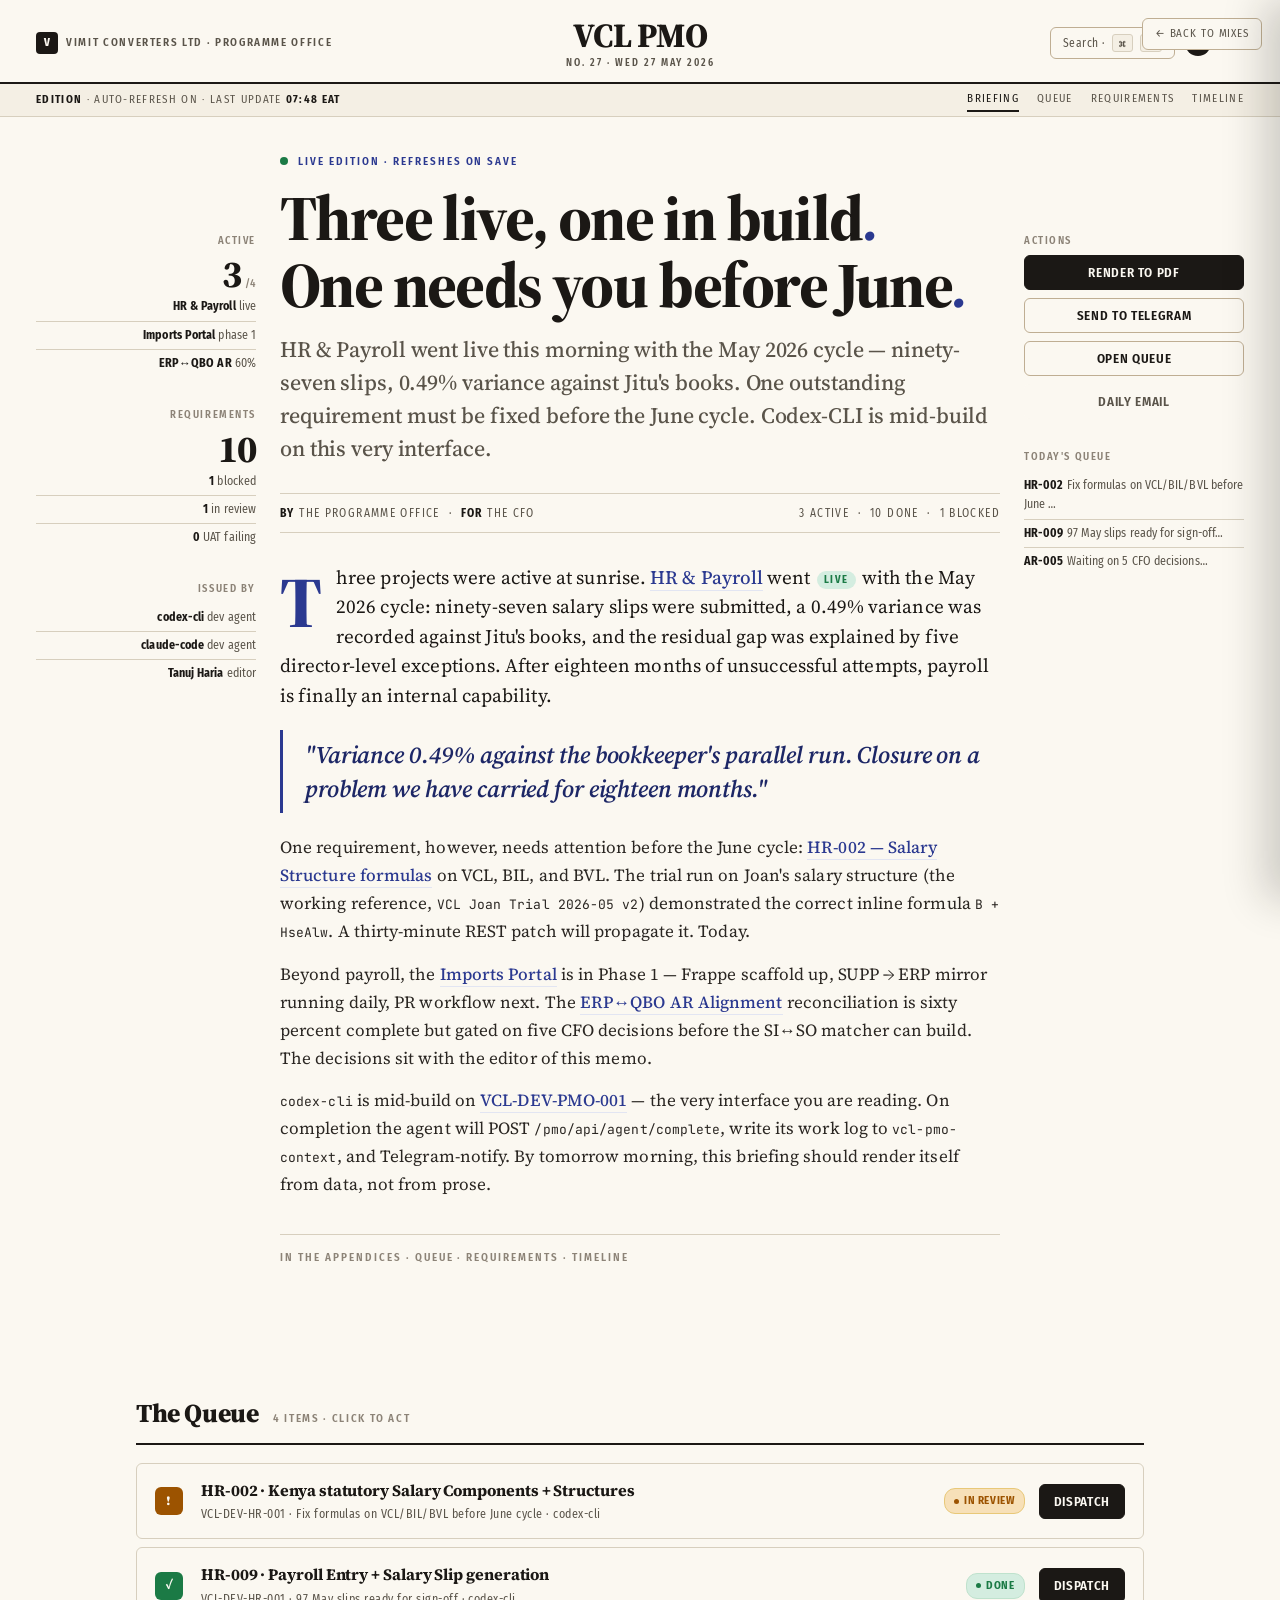
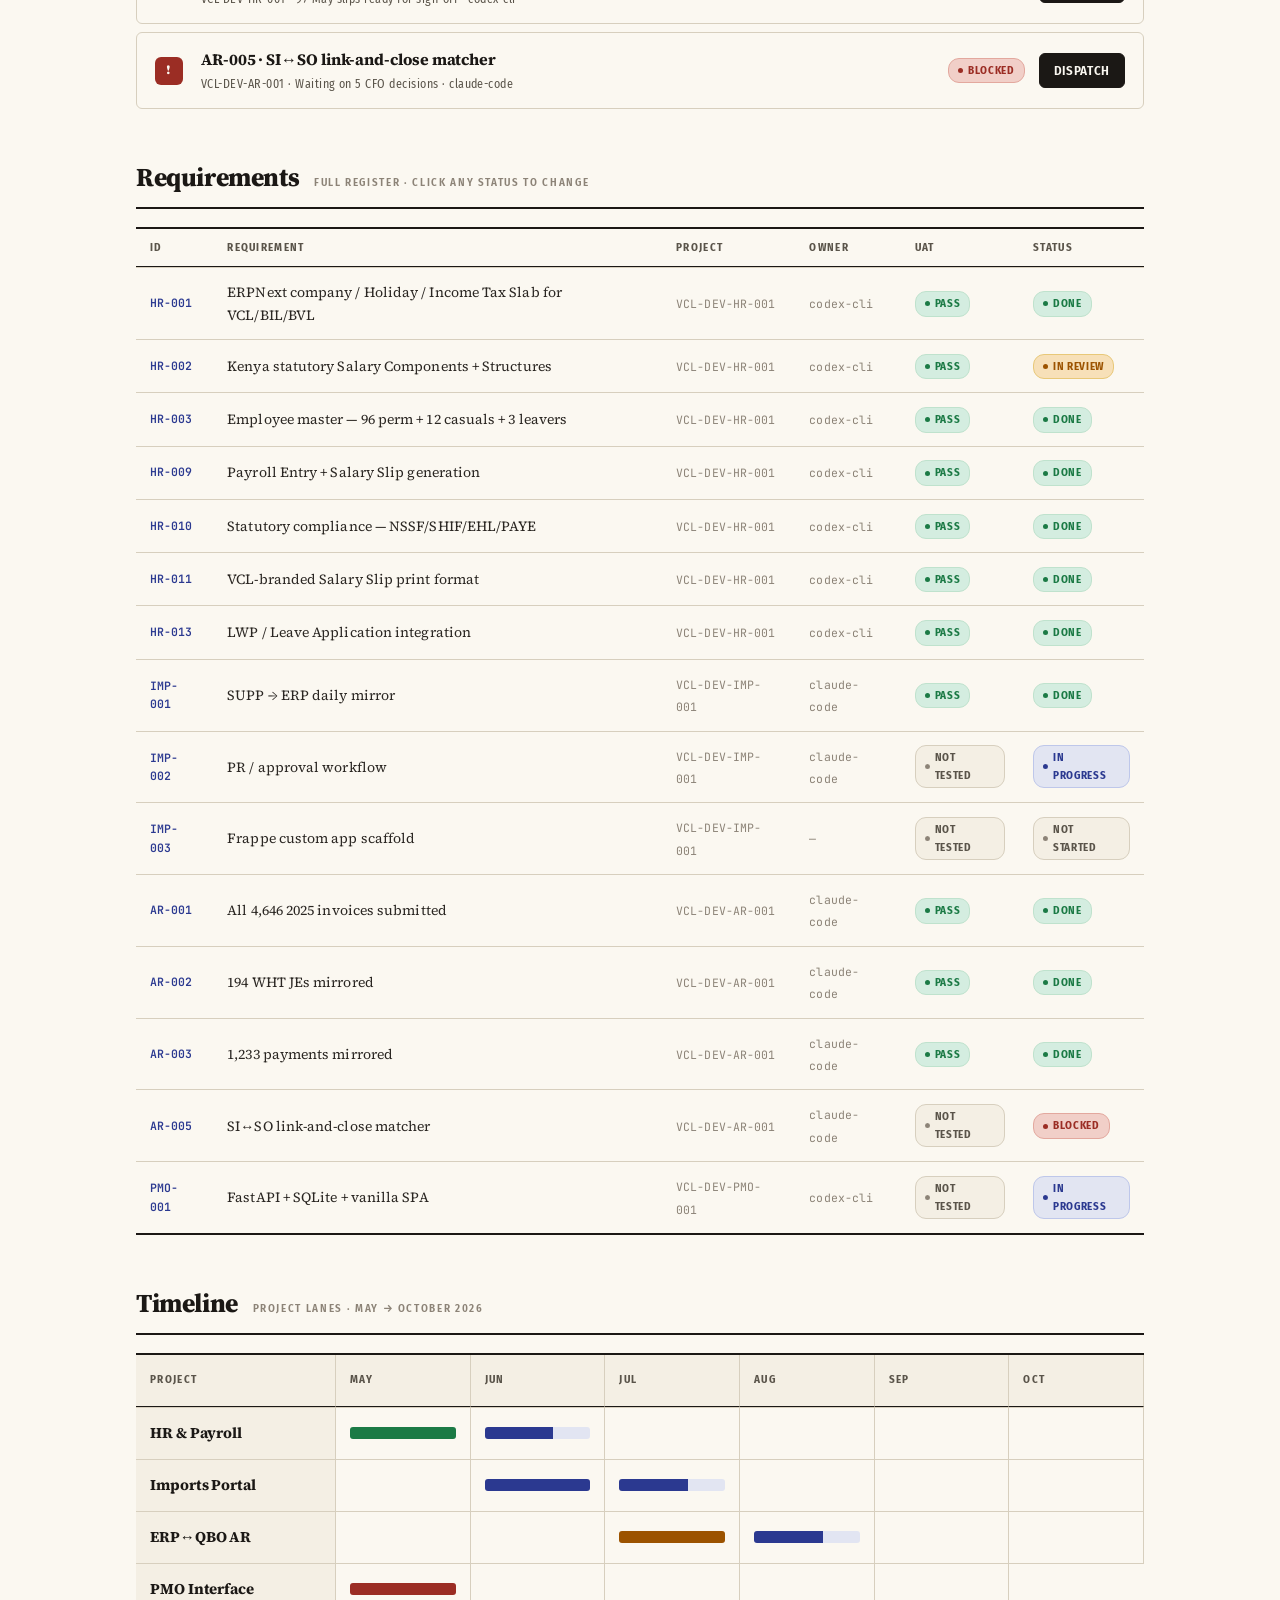
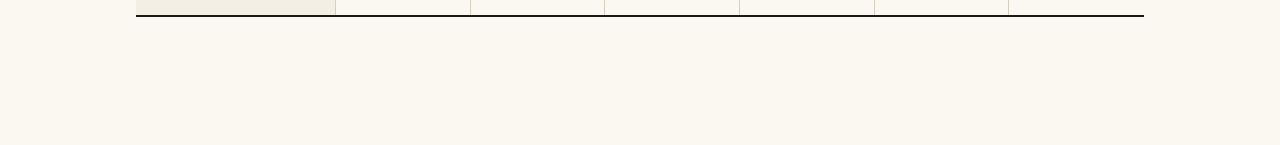
<file: mockups/mix-d.html>
<!doctype html>
<html lang="en">
<head>
<meta charset="utf-8">
<meta name="viewport" content="width=device-width,initial-scale=1">
<title>VCL PMO · Memo</title>
<link rel="preconnect" href="https://fonts.googleapis.com">
<link rel="preconnect" href="https://fonts.gstatic.com" crossorigin>
<link href="https://fonts.googleapis.com/css2?family=Source+Serif+4:opsz,wght@8..60,400;8..60,500;8..60,600;8..60,700;8..60,800&family=Fira+Sans+Condensed:wght@400;500;600;700&family=JetBrains+Mono:wght@400;500&display=swap" rel="stylesheet">
<style>
  :root{
    --paper:#FBF8F1;
    --paper-2:#F4EFE4;
    --ink:#1B1815;
    --ink-2:#2A2622;
    --mid:#5A544A;
    --muted:#8C8377;
    --rule:#D7CFBE;
    --rule-2:#BFAE93;
    --navy:#1D2766;
    --blue:#2B3990;
    --blue-light:#E2E5F2;
    --sage:#5A9367;
    --sage-soft:#D9E7DC;
    --green:#1B7A45;
    --green-light:#D4EDE0;
    --amber:#9C5300;
    --amber-light:#F7E0B8;
    --red:#9B2D24;
    --red-light:#F1CFC8;
  }
  *{box-sizing:border-box}
  html,body{margin:0;background:var(--paper);color:var(--ink);font-family:'Source Serif 4',Georgia,serif;font-size:16px;line-height:1.6;letter-spacing:.005em}
  .sans{font-family:'Fira Sans Condensed',-apple-system,system-ui,sans-serif;font-weight:500}
  .mono,code,kbd{font-family:'JetBrains Mono',monospace;font-size:13px}
  kbd{background:var(--paper-2);border:1px solid var(--rule);border-radius:3px;padding:1px 6px;font-size:11px;color:var(--mid)}
  button{font-family:inherit;cursor:pointer;color:inherit}
  a{color:inherit;text-decoration:none}

  /* masthead */
  .masthead{border-bottom:2px solid var(--ink);padding:18px 36px 14px;display:grid;grid-template-columns:1fr auto 1fr;align-items:center;gap:14px;background:var(--paper)}
  .masthead .left{font-family:'Fira Sans Condensed';font-size:11px;font-weight:600;letter-spacing:.15em;text-transform:uppercase;color:var(--mid)}
  .masthead .left .v{display:inline-flex;align-items:center;gap:8px}
  .masthead .left .brand-mark{width:22px;height:22px;background:var(--ink);color:var(--paper);border-radius:4px;display:inline-flex;align-items:center;justify-content:center;font-weight:800;font-size:11px;letter-spacing:0}
  .masthead .title{text-align:center;font-family:'Source Serif 4';font-weight:800;font-size:34px;letter-spacing:-.02em;color:var(--ink);line-height:1}
  .masthead .title .sub{display:block;font-family:'Fira Sans Condensed';font-size:10px;font-weight:600;letter-spacing:.2em;text-transform:uppercase;color:var(--mid);margin-top:6px}
  .masthead .right{display:flex;justify-content:flex-end;align-items:center;gap:10px}
  .kbd-hint{display:inline-flex;align-items:center;gap:7px;padding:6px 12px;border:1px solid var(--rule-2);border-radius:6px;color:var(--mid);font-family:'Fira Sans Condensed';font-size:11.5px;letter-spacing:.04em;background:var(--paper)}
  .kbd-hint:hover{border-color:var(--ink);color:var(--ink)}
  .user-pill{display:inline-flex;align-items:center;gap:8px;font-family:'Fira Sans Condensed';font-size:11.5px;color:var(--mid)}
  .user-pill .av{width:26px;height:26px;background:var(--ink);color:var(--paper);border-radius:50%;display:inline-flex;align-items:center;justify-content:center;font-weight:700;font-size:11px;letter-spacing:.04em}

  .ribbon{background:var(--paper-2);padding:6px 36px;border-bottom:1px solid var(--rule);font-family:'Fira Sans Condensed';font-size:11px;letter-spacing:.12em;text-transform:uppercase;color:var(--mid);display:flex;justify-content:space-between;align-items:center}
  .ribbon b{color:var(--ink);font-weight:700}
  .ribbon nav{display:flex;gap:18px}
  .ribbon nav a{cursor:pointer;color:var(--mid)}
  .ribbon nav a:hover,.ribbon nav a.active{color:var(--ink);border-bottom:2px solid var(--ink);padding-bottom:2px;margin-bottom:-2px}

  main{display:grid;grid-template-columns:1fr 720px 1fr;column-gap:24px;padding:36px;max-width:1280px;margin:0 auto}

  /* margins */
  aside.gutter{padding-top:80px}
  aside.gutter.left{text-align:right}
  aside.gutter .label{font-family:'Fira Sans Condensed';font-size:10.5px;font-weight:600;letter-spacing:.15em;text-transform:uppercase;color:var(--muted);margin-bottom:6px}
  aside.gutter .stat{font-family:'Source Serif 4';font-weight:800;font-size:38px;color:var(--ink);letter-spacing:-.02em;line-height:1}
  aside.gutter .stat sub{font-family:'Fira Sans Condensed';font-size:11px;color:var(--muted);font-weight:500;margin-left:4px;letter-spacing:.04em;vertical-align:baseline}
  aside.gutter .block{margin-bottom:30px}
  aside.gutter ul{list-style:none;padding:0;margin:0;font-family:'Fira Sans Condensed';font-size:12px;color:var(--mid)}
  aside.gutter ul li{padding:4px 0;border-top:1px solid var(--rule)}
  aside.gutter ul li:first-child{border-top:0}
  aside.gutter ul li b{color:var(--ink);font-weight:700}

  aside.gutter.right .btn-stack{display:flex;flex-direction:column;gap:8px;text-align:left}
  .btn{font-family:'Fira Sans Condensed';font-size:13px;font-weight:600;letter-spacing:.05em;padding:9px 14px;border-radius:6px;border:1px solid var(--rule-2);color:var(--ink);background:var(--paper);text-transform:uppercase;text-align:center}
  .btn:hover{border-color:var(--ink);background:var(--ink);color:var(--paper)}
  .btn.primary{background:var(--ink);color:var(--paper);border-color:var(--ink)}
  .btn.primary:hover{background:var(--blue);border-color:var(--blue)}
  .btn.ghost{border-color:transparent;color:var(--mid)}

  /* article */
  article.memo{max-width:720px}
  .memo .eyebrow{font-family:'Fira Sans Condensed';font-size:11px;font-weight:600;letter-spacing:.18em;text-transform:uppercase;color:var(--blue);margin-bottom:14px;display:flex;align-items:center;gap:10px}
  .memo .eyebrow .dot{width:8px;height:8px;background:var(--green);border-radius:50%;display:inline-block;animation:blink 1.4s ease infinite}
  @keyframes blink{0%,100%{opacity:1}50%{opacity:.35}}
  .memo h1{font-family:'Source Serif 4';font-weight:800;font-size:64px;line-height:1.05;letter-spacing:-.025em;color:var(--ink);margin:0 0 14px}
  .memo h1 em{font-style:italic;color:var(--blue);font-weight:700}
  .memo .deck{font-family:'Source Serif 4';font-weight:500;font-size:22px;line-height:1.5;color:var(--mid);margin:0 0 28px;letter-spacing:-.005em}
  .memo .byline{font-family:'Fira Sans Condensed';font-size:11.5px;letter-spacing:.12em;text-transform:uppercase;color:var(--mid);border-top:1px solid var(--rule);border-bottom:1px solid var(--rule);padding:10px 0;margin-bottom:30px;display:flex;justify-content:space-between}
  .memo .byline b{color:var(--ink);font-weight:700}

  .memo p{margin:0 0 14px;font-size:17px;line-height:1.65;color:var(--ink-2)}
  .memo .lead{font-size:19px;line-height:1.55;color:var(--ink)}
  .memo .lead::first-letter{font-family:'Source Serif 4';font-weight:800;font-size:72px;float:left;line-height:.85;padding:8px 14px 0 0;color:var(--blue)}
  .memo a.ref{color:var(--blue);border-bottom:1px solid var(--blue-light);cursor:pointer;font-weight:500}
  .memo a.ref:hover{background:var(--blue-light);border-bottom-color:var(--blue)}
  .memo .pill-inline{display:inline-block;background:var(--green-light);color:var(--green);font-family:'Fira Sans Condensed';font-size:10.5px;font-weight:700;padding:1px 7px;border-radius:9px;letter-spacing:.15em;text-transform:uppercase;vertical-align:1px;margin:0 2px}
  .memo .pull{font-family:'Source Serif 4';font-style:italic;font-weight:600;font-size:24px;line-height:1.4;color:var(--navy);border-left:3px solid var(--blue);padding:8px 0 8px 22px;margin:20px 0;letter-spacing:-.005em}

  .memo .small-caps{font-family:'Fira Sans Condensed';font-size:11px;font-weight:600;letter-spacing:.18em;text-transform:uppercase;color:var(--muted);margin-top:36px;margin-bottom:10px;border-top:1px solid var(--rule);padding-top:14px}

  /* appendix sections (compact lenses below) */
  .appendix{max-width:1080px;margin:80px auto 0;padding:0 36px 80px}
  .appendix .title{font-family:'Source Serif 4';font-weight:800;font-size:26px;letter-spacing:-.015em;border-bottom:2px solid var(--ink);padding-bottom:8px;margin-bottom:18px}
  .appendix .title small{font-family:'Fira Sans Condensed';font-size:11px;font-weight:600;letter-spacing:.15em;text-transform:uppercase;color:var(--muted);margin-left:10px}
  .app-section{margin-bottom:48px}

  /* queue */
  .queue{display:flex;flex-direction:column;gap:8px}
  .queue-row{display:grid;grid-template-columns:32px 1fr auto auto;gap:14px;align-items:center;padding:14px 18px;background:var(--paper);border:1px solid var(--rule);border-radius:6px;cursor:pointer}
  .queue-row:hover{border-color:var(--ink);background:#fff}
  .dot{width:28px;height:28px;border-radius:6px;display:inline-flex;align-items:center;justify-content:center;color:var(--paper);font-weight:800;font-size:13px;font-family:'Source Serif 4'}
  .dot.warn{background:var(--amber)}
  .dot.done{background:var(--green)}
  .dot.blk{background:var(--red)}
  .q-body .ttl{font-family:'Source Serif 4';font-weight:700;font-size:16px;letter-spacing:-.005em}
  .q-body .meta{font-family:'Fira Sans Condensed';font-size:12px;color:var(--mid);margin-top:2px;letter-spacing:.04em}
  .q-actions{display:flex;gap:6px}

  /* table */
  .tbl{width:100%;border-collapse:separate;border-spacing:0;background:var(--paper);border-top:2px solid var(--ink);border-bottom:2px solid var(--ink);font-size:14px}
  .tbl th{color:var(--mid);font-family:'Fira Sans Condensed';font-weight:700;font-size:11px;text-transform:uppercase;letter-spacing:.12em;text-align:left;padding:10px 14px;border-bottom:1px solid var(--ink)}
  .tbl td{padding:13px 14px;border-top:1px solid var(--rule);color:var(--ink-2);vertical-align:middle}
  .tbl tr{cursor:pointer}
  .tbl tr:hover td{background:var(--paper-2)}
  .tbl .id-cell{font-family:'JetBrains Mono',monospace;font-size:11.5px;color:var(--blue);font-weight:600}

  /* chips */
  .chip{display:inline-flex;align-items:center;gap:5px;font-family:'Fira Sans Condensed';font-size:11px;font-weight:700;padding:3px 9px;border-radius:11px;letter-spacing:.06em;text-transform:uppercase;cursor:pointer;border:1px solid transparent}
  .chip i{width:5px;height:5px;border-radius:50%;display:inline-block}
  .chip.muted{background:var(--paper-2);color:var(--mid);border-color:var(--rule)} .chip.muted i{background:var(--muted)}
  .chip.green{background:var(--green-light);color:var(--green);border-color:#bfe2cd} .chip.green i{background:var(--green)}
  .chip.amber{background:var(--amber-light);color:var(--amber);border-color:#e8c878} .chip.amber i{background:var(--amber)}
  .chip.blue{background:var(--blue-light);color:var(--blue);border-color:#bec7ea} .chip.blue i{background:var(--blue)}
  .chip.red{background:var(--red-light);color:var(--red);border-color:#e3a89e} .chip.red i{background:var(--red)}

  /* timeline (editorial) */
  .tl{background:var(--paper);border-top:2px solid var(--ink);border-bottom:2px solid var(--ink)}
  .tl-grid{display:grid;grid-template-columns:200px repeat(6,1fr)}
  .tl-cell{padding:13px 14px;border-right:1px solid var(--rule);border-top:1px solid var(--rule);font-size:13px;min-height:52px;display:flex;align-items:center}
  .tl-cell.h{color:var(--mid);font-family:'Fira Sans Condensed';font-weight:700;font-size:11px;text-transform:uppercase;letter-spacing:.12em;border-top:0;background:var(--paper-2);border-bottom:1px solid var(--ink)}
  .tl-cell.lbl{background:var(--paper-2);font-family:'Source Serif 4';font-weight:700;font-size:15px;letter-spacing:-.005em}
  .tl-cell:last-child{border-right:0}
  .bar-mini{display:inline-block;height:12px;border-radius:3px;width:100%;background:var(--blue)}
  .bar-mini.green{background:var(--green)}
  .bar-mini.amber{background:var(--amber)}
  .bar-mini.partial{background:linear-gradient(90deg,var(--blue) 65%,var(--blue-light) 65%)}
  .bar-mini.blocked{background:var(--red)}

  /* palette */
  .palette-overlay{position:fixed;inset:0;background:rgba(27,24,21,.5);backdrop-filter:blur(4px);display:none;align-items:flex-start;justify-content:center;padding-top:88px;z-index:100}
  .palette-overlay.show{display:flex}
  .palette{width:560px;background:var(--paper);border:1px solid var(--rule-2);border-radius:8px;box-shadow:0 24px 60px rgba(27,24,21,.3);overflow:hidden}
  .palette input{width:100%;border:0;outline:0;padding:18px 22px;font-size:17px;font-family:'Source Serif 4';color:var(--ink);background:transparent;border-bottom:1px solid var(--rule)}
  .palette input::placeholder{color:var(--muted);font-style:italic}
  .pal-list{max-height:380px;overflow:auto;padding:6px 0}
  .pal-grp{font-family:'Fira Sans Condensed';font-size:10.5px;color:var(--muted);text-transform:uppercase;letter-spacing:.16em;font-weight:700;padding:12px 22px 4px}
  .pal-item{display:grid;grid-template-columns:24px 1fr auto;gap:10px;align-items:center;padding:9px 22px;cursor:pointer;font-size:14px}
  .pal-item:hover,.pal-item.sel{background:var(--paper-2)}
  .pal-item .ic{width:22px;height:22px;border-radius:4px;background:var(--ink);color:var(--paper);font-weight:700;display:inline-flex;align-items:center;justify-content:center;font-size:11px;font-family:'Fira Sans Condensed'}
  .pal-item .nm{color:var(--ink)}
  .pal-item .sub{font-size:11px;color:var(--muted);font-family:'JetBrains Mono',monospace}
  .pal-foot{padding:8px 22px;border-top:1px solid var(--rule);font-size:11px;color:var(--muted);font-family:'Fira Sans Condensed';display:flex;justify-content:space-between;letter-spacing:.08em;text-transform:uppercase}

  /* drawer */
  .drawer-bg{position:fixed;inset:0;background:rgba(27,24,21,.4);display:none;z-index:90}
  .drawer-bg.show{display:block}
  .drawer{position:fixed;top:0;right:0;width:520px;height:100vh;background:var(--paper);border-left:1px solid var(--rule-2);box-shadow:-16px 0 40px rgba(27,24,21,.2);transform:translateX(100%);transition:transform .22s cubic-bezier(.2,.7,.2,1);z-index:91;display:flex;flex-direction:column}
  .drawer.show{transform:translateX(0)}
  .drawer-head{padding:24px 28px;border-bottom:2px solid var(--ink)}
  .drawer-head .id{font-family:'JetBrains Mono',monospace;font-size:12px;color:var(--blue);font-weight:600;margin-bottom:6px}
  .drawer-head h3{font-family:'Source Serif 4';font-weight:800;font-size:24px;letter-spacing:-.015em;margin:0 0 6px;line-height:1.2}
  .drawer-head .sub{font-family:'Fira Sans Condensed';font-size:11.5px;color:var(--mid);letter-spacing:.08em;text-transform:uppercase}
  .drawer-body{padding:24px 28px;overflow:auto;flex:1}
  .drawer-section{margin-bottom:24px}
  .drawer-section h4{margin:0 0 10px;font-family:'Fira Sans Condensed';font-size:11px;text-transform:uppercase;letter-spacing:.15em;color:var(--blue);font-weight:700}
  .drawer-section p{margin:0;font-size:14.5px;color:var(--ink-2);line-height:1.55}
  .field-row{display:grid;grid-template-columns:100px 1fr;gap:10px;padding:8px 0;border-top:1px solid var(--rule);font-size:13.5px}
  .field-row:first-child{border-top:0}
  .field-row .k{color:var(--muted);font-family:'Fira Sans Condensed';font-size:11px;text-transform:uppercase;letter-spacing:.12em;font-weight:700;padding-top:3px}
  .drawer-foot{padding:18px 28px;border-top:1px solid var(--rule);display:flex;gap:8px}

  .status-menu{position:absolute;background:var(--paper);border:1px solid var(--rule-2);border-radius:6px;box-shadow:0 12px 28px rgba(27,24,21,.18);padding:4px 0;min-width:160px;z-index:120;display:none}
  .status-menu.show{display:block}
  .status-menu .opt{display:flex;align-items:center;gap:9px;padding:9px 14px;font-family:'Fira Sans Condensed';font-size:13px;letter-spacing:.04em;cursor:pointer;color:var(--ink)}
  .status-menu .opt:hover{background:var(--paper-2)}
  .status-menu .opt i{width:8px;height:8px;border-radius:50%;display:inline-block}

  .toast{position:fixed;bottom:28px;right:28px;background:var(--ink);color:var(--paper);padding:13px 18px;border-radius:6px;font-family:'Fira Sans Condensed';font-size:13.5px;font-weight:600;letter-spacing:.06em;text-transform:uppercase;box-shadow:0 14px 32px rgba(27,24,21,.32);transform:translateY(20px);opacity:0;transition:all .22s ease;z-index:140;display:flex;align-items:center;gap:10px}
  .toast.show{transform:translateY(0);opacity:1}
  .toast .ico{width:20px;height:20px;background:var(--sage);color:var(--ink);border-radius:50%;display:inline-flex;align-items:center;justify-content:center;font-size:12px;font-weight:800}

  .home-link{position:fixed;top:18px;right:18px;background:var(--paper);border:1px solid var(--rule-2);border-radius:6px;padding:6px 12px;font-family:'Fira Sans Condensed';font-size:11px;letter-spacing:.08em;text-transform:uppercase;color:var(--mid);text-decoration:none;z-index:50}
  .home-link:hover{color:var(--ink);border-color:var(--ink)}

  @media (max-width:1100px){
    main{grid-template-columns:1fr 720px 1fr}
  }
  @media (max-width:1024px){
    main{grid-template-columns:1fr;column-gap:0}
    aside.gutter{padding-top:0;text-align:left !important}
  }
</style>
</head>
<body>

<header class="masthead">
  <div class="left">
    <span class="v"><span class="brand-mark">V</span>Vimit Converters Ltd · Programme Office</span>
  </div>
  <div class="title">VCL PMO<span class="sub">No. 27 · Wed 27 May 2026</span></div>
  <div class="right">
    <button class="kbd-hint" onclick="openPalette()">Search · <kbd>&#8984;</kbd><kbd>K</kbd></button>
    <span class="user-pill"><span class="av">TH</span> Tanuj</span>
  </div>
</header>

<div class="ribbon">
  <span><b>Edition</b> · auto-refresh on · last update <b id="last-update">07:48 EAT</b></span>
  <nav id="ribbon-nav">
    <a class="active" data-jump="memo">Briefing</a>
    <a data-jump="queue">Queue</a>
    <a data-jump="requirements">Requirements</a>
    <a data-jump="timeline">Timeline</a>
  </nav>
</div>

<main>
  <aside class="gutter left">
    <div class="block">
      <div class="label">Active</div>
      <div class="stat">3<sub>/4</sub></div>
      <ul>
        <li><b>HR & Payroll</b> live</li>
        <li><b>Imports Portal</b> phase 1</li>
        <li><b>ERP↔QBO AR</b> 60%</li>
      </ul>
    </div>
    <div class="block">
      <div class="label">Requirements</div>
      <div class="stat" id="g-done">10</div>
      <ul>
        <li><b id="g-blocked">1</b> blocked</li>
        <li><b id="g-review">1</b> in review</li>
        <li><b>0</b> UAT failing</li>
      </ul>
    </div>
    <div class="block">
      <div class="label">Issued by</div>
      <ul>
        <li><b>codex-cli</b> dev agent</li>
        <li><b>claude-code</b> dev agent</li>
        <li><b>Tanuj Haria</b> editor</li>
      </ul>
    </div>
  </aside>

  <article class="memo" id="memo">
    <div class="eyebrow"><span class="dot"></span>Live edition · refreshes on save</div>
    <h1>Three live, one in build<em>.</em><br>One needs you before June<em>.</em></h1>
    <p class="deck">HR &amp; Payroll went live this morning with the May 2026 cycle — ninety-seven slips, 0.49% variance against Jitu's books. One outstanding requirement must be fixed before the June cycle. Codex-CLI is mid-build on this very interface.</p>
    <div class="byline">
      <span><b>By</b> the Programme Office &nbsp;·&nbsp; <b>For</b> the CFO</span>
      <span>3 active &nbsp;·&nbsp; <span id="byline-done">10</span> done &nbsp;·&nbsp; <span id="byline-blocked">1</span> blocked</span>
    </div>

    <p class="lead">Three projects were active at sunrise. <a class="ref" onclick="openDrawer('VCL-DEV-HR-001-project')">HR &amp; Payroll</a> went <span class="pill-inline">Live</span> with the May 2026 cycle: ninety-seven salary slips were submitted, a 0.49% variance was recorded against Jitu's books, and the residual gap was explained by five director-level exceptions. After eighteen months of unsuccessful attempts, payroll is finally an internal capability.</p>

    <p class="pull">"Variance 0.49% against the bookkeeper's parallel run. Closure on a problem we have carried for eighteen months."</p>

    <p>One requirement, however, needs attention before the June cycle: <a class="ref" onclick="openDrawer('HR-002')">HR-002 — Salary Structure formulas</a> on VCL, BIL, and BVL. The trial run on Joan's salary structure (the working reference, <code>VCL Joan Trial 2026-05 v2</code>) demonstrated the correct inline formula <code>B + HseAlw</code>. A thirty-minute REST patch will propagate it. Today.</p>

    <p>Beyond payroll, the <a class="ref" onclick="setView('queue')">Imports Portal</a> is in Phase 1 — Frappe scaffold up, SUPP → ERP mirror running daily, PR workflow next. The <a class="ref" onclick="setView('queue')">ERP↔QBO AR Alignment</a> reconciliation is sixty percent complete but gated on five CFO decisions before the SI↔SO matcher can build. The decisions sit with the editor of this memo.</p>

    <p><code>codex-cli</code> is mid-build on <a class="ref" onclick="openDrawer('PMO-001')">VCL-DEV-PMO-001</a> — the very interface you are reading. On completion the agent will POST <code>/pmo/api/agent/complete</code>, write its work log to <code>vcl-pmo-context</code>, and Telegram-notify. By tomorrow morning, this briefing should render itself from data, not from prose.</p>

    <p class="small-caps">In the appendices · Queue · Requirements · Timeline</p>
  </article>

  <aside class="gutter right">
    <div class="block">
      <div class="label">Actions</div>
      <div class="btn-stack">
        <button class="btn primary" onclick="toast('Briefing rendered to PDF')">Render to PDF</button>
        <button class="btn" onclick="toast('Sent to Telegram')">Send to Telegram</button>
        <button class="btn" onclick="setView('queue')">Open Queue</button>
        <button class="btn ghost" onclick="toast('Subscribe set')">Daily email</button>
      </div>
    </div>
    <div class="block">
      <div class="label">Today's queue</div>
      <ul id="g-queue"></ul>
    </div>
  </aside>
</main>

<!-- APPENDICES -->
<section class="appendix">

  <div class="app-section" id="queue">
    <h2 class="title">The Queue <small>4 items · click to act</small></h2>
    <div class="queue" id="queue-list"></div>
  </div>

  <div class="app-section" id="requirements">
    <h2 class="title">Requirements <small>full register · click any status to change</small></h2>
    <table class="tbl">
      <thead><tr><th>ID</th><th>Requirement</th><th>Project</th><th>Owner</th><th>UAT</th><th>Status</th></tr></thead>
      <tbody id="req-tbody"></tbody>
    </table>
  </div>

  <div class="app-section" id="timeline">
    <h2 class="title">Timeline <small>project lanes · May → October 2026</small></h2>
    <div class="tl">
      <div class="tl-grid">
        <div class="tl-cell h">Project</div>
        <div class="tl-cell h">May</div><div class="tl-cell h">Jun</div><div class="tl-cell h">Jul</div><div class="tl-cell h">Aug</div><div class="tl-cell h">Sep</div><div class="tl-cell h">Oct</div>

        <div class="tl-cell lbl">HR &amp; Payroll</div>
        <div class="tl-cell"><span class="bar-mini green"></span></div>
        <div class="tl-cell"><span class="bar-mini partial"></span></div>
        <div class="tl-cell"></div><div class="tl-cell"></div><div class="tl-cell"></div><div class="tl-cell"></div>

        <div class="tl-cell lbl">Imports Portal</div>
        <div class="tl-cell"></div>
        <div class="tl-cell"><span class="bar-mini"></span></div>
        <div class="tl-cell"><span class="bar-mini partial"></span></div>
        <div class="tl-cell"></div><div class="tl-cell"></div><div class="tl-cell"></div>

        <div class="tl-cell lbl">ERP↔QBO AR</div>
        <div class="tl-cell"></div><div class="tl-cell"></div>
        <div class="tl-cell"><span class="bar-mini amber"></span></div>
        <div class="tl-cell"><span class="bar-mini partial"></span></div>
        <div class="tl-cell"></div><div class="tl-cell"></div>

        <div class="tl-cell lbl">PMO Interface</div>
        <div class="tl-cell"><span class="bar-mini blocked"></span></div>
        <div class="tl-cell"></div><div class="tl-cell"></div><div class="tl-cell"></div><div class="tl-cell"></div><div class="tl-cell"></div>
      </div>
    </div>
  </div>

</section>

<a class="home-link" href="./">&larr; back to mixes</a>

<div class="palette-overlay" id="palette" onclick="if(event.target===this)closePalette()">
  <div class="palette">
    <input id="pal-input" placeholder="Search the edition or run a command…" autocomplete="off">
    <div class="pal-list" id="pal-list"></div>
    <div class="pal-foot"><span><kbd>&uarr;</kbd><kbd>&darr;</kbd> · <kbd>&#9166;</kbd> · <kbd>esc</kbd></span><span>VCL PMO · Memo</span></div>
  </div>
</div>

<div class="drawer-bg" id="drawer-bg" onclick="closeDrawer()"></div>
<aside class="drawer" id="drawer">
  <div class="drawer-head"><div class="id" id="d-id">—</div><h3 id="d-title">—</h3><div class="sub" id="d-sub">—</div></div>
  <div class="drawer-body" id="d-body"></div>
  <div class="drawer-foot">
    <button class="btn primary" onclick="toast('Agent dispatched')">Dispatch agent</button>
    <button class="btn" onclick="toast('Opened in ERPNext')">Open in ERPNext</button>
    <button class="btn ghost" onclick="closeDrawer()">Close</button>
  </div>
</aside>

<div class="status-menu" id="status-menu"></div>
<div class="toast" id="toast"><span class="ico">&#10003;</span><span id="toast-text">Done</span></div>

<script src="./seed.js"></script>
<script>
  const MIX = "d";
  let reqs = VCL.getReqs(MIX);
  let palSel = 0, palItems = [];

  function setView(jump){
    document.getElementById(jump).scrollIntoView({behavior:"smooth",block:"start"});
    document.querySelectorAll("#ribbon-nav a").forEach(a=>a.classList.toggle("active", a.dataset.jump===jump));
    closePalette();
  }
  document.querySelectorAll("#ribbon-nav a").forEach(a=>a.addEventListener("click",()=>setView(a.dataset.jump)));

  function statusChip(s,id){
    const c = VCL.STATUS_COLOUR[s]||"muted";
    return `<span class="chip ${c}" data-reqid="${id}" onclick="event.stopPropagation();openStatusMenu(event,'${id}')"><i></i>${s}</span>`;
  }

  function renderGutter(){
    const done = reqs.filter(r=>r.status==="Done").length;
    const blocked = reqs.filter(r=>r.status==="Blocked").length;
    const review = reqs.filter(r=>r.status==="In Review").length;
    document.getElementById("g-done").innerText = done;
    document.getElementById("g-blocked").innerText = blocked;
    document.getElementById("g-review").innerText = review;
    document.getElementById("byline-done").innerText = done;
    document.getElementById("byline-blocked").innerText = blocked;
    const q = reqs.filter(r=>r.needs_action || r.status==="Blocked").slice(0,4);
    document.getElementById("g-queue").innerHTML = q.map(r=>`<li><b>${r.id}</b> ${(r.note||r.area).substring(0,40)}…</li>`).join("");
  }

  function renderQueue(){
    const q = reqs.filter(r=>r.needs_action || r.status==="Blocked");
    document.getElementById("queue-list").innerHTML = q.map(r=>{
      const cls = r.status==="Blocked" ? "blk" : (r.status==="In Review" ? "warn" : "done");
      const sym = r.status==="Blocked" ? "!" : (r.status==="In Review" ? "!" : "✓");
      return `<div class="queue-row" onclick="openDrawer('${r.id}')">
        <span class="dot ${cls}">${sym}</span>
        <div class="q-body"><div class="ttl">${r.id} · ${r.requirement}</div>
          <div class="meta">${r.project} · ${r.note||r.area} · ${r.owner}</div></div>
        ${statusChip(r.status,r.id)}
        <div class="q-actions">
          <button class="btn primary" onclick="event.stopPropagation();toast('Agent dispatched on ${r.id}')">Dispatch</button>
        </div>
      </div>`;
    }).join("");
  }

  function renderReqTable(){
    document.getElementById("req-tbody").innerHTML = reqs.map(r=>`
      <tr onclick="openDrawer('${r.id}')">
        <td class="id-cell">${r.id}</td>
        <td>${r.requirement}</td>
        <td><span class="mono" style="color:var(--muted);font-size:11.5px">${r.project}</span></td>
        <td><span class="mono" style="color:var(--muted);font-size:11.5px">${r.owner}</span></td>
        <td><span class="chip ${r.uat==='Pass'?'green':'muted'}"><i></i>${r.uat}</span></td>
        <td>${statusChip(r.status,r.id)}</td>
      </tr>`).join("");
  }

  function renderAll(){ renderGutter(); renderQueue(); renderReqTable(); }

  function openStatusMenu(ev,id){
    const m = document.getElementById("status-menu");
    m.innerHTML = VCL.STATUS_ORDER.map(s=>{
      const c = VCL.STATUS_COLOUR[s];
      const col = c==="green"?"var(--green)":c==="amber"?"var(--amber)":c==="blue"?"var(--blue)":c==="red"?"var(--red)":"var(--muted)";
      return `<div class="opt" onclick="setStatus('${id}','${s}')"><i style="background:${col}"></i>${s}</div>`;
    }).join("");
    const r = ev.target.getBoundingClientRect();
    m.style.left = r.left+"px"; m.style.top = (r.bottom+4)+"px";
    m.classList.add("show");
    document.addEventListener("click", closeStatusMenu, {once:true});
  }
  function closeStatusMenu(){ document.getElementById("status-menu").classList.remove("show"); }
  function setStatus(id,s){
    const r = reqs.find(x=>x.id===id);
    if(r){ r.status=s; VCL.saveState(MIX,reqs); renderAll(); toast(`${id} → ${s}`); }
    closeStatusMenu();
  }

  function openDrawer(id){
    closeStatusMenu();
    let title,sub,body,idLabel;
    if(id.endsWith("-project")){
      const p = VCL.PROJECTS.find(x=>x.id===id.replace("-project",""));
      if(!p) return;
      idLabel = p.id; title = p.name;
      sub = `${p.system} · ${p.status} · go-live ${p.go_live}`;
      const projReqs = reqs.filter(r=>r.project===p.id);
      body = `<div class="drawer-section"><h4>Particulars</h4>
        <div class="field-row"><span class="k">System</span><span>${p.system}</span></div>
        <div class="field-row"><span class="k">Requestor</span><span>${p.requestor}</span></div>
        <div class="field-row"><span class="k">Priority</span><span>${p.priority}</span></div>
        <div class="field-row"><span class="k">Go-live</span><span>${p.go_live}</span></div>
        <div class="field-row"><span class="k">Progress</span><span>${p.progress}%</span></div></div>
        <div class="drawer-section"><h4>Requirements (${projReqs.length})</h4>
        ${projReqs.map(r=>`<div class="field-row"><span class="k">${r.id}</span><span>${r.requirement.substring(0,48)}${r.requirement.length>48?'…':''} ${statusChip(r.status,r.id)}</span></div>`).join("")}</div>`;
    } else {
      const r = reqs.find(x=>x.id===id);
      if(!r) return;
      idLabel = r.id; title = r.requirement;
      sub = `${r.project} · ${r.area} · ${r.priority}`;
      body = `<div class="drawer-section"><h4>State</h4>
        <div class="field-row"><span class="k">Status</span><span>${statusChip(r.status,r.id)}</span></div>
        <div class="field-row"><span class="k">UAT</span><span><span class="chip ${r.uat==='Pass'?'green':'muted'}"><i></i>${r.uat}</span></span></div>
        <div class="field-row"><span class="k">Owner</span><span class="mono">${r.owner}</span></div>
        <div class="field-row"><span class="k">Project</span><span class="mono">${r.project}</span></div></div>
        ${r.note?`<div class="drawer-section"><h4>Editor's note</h4><p>${r.note}</p></div>`:""}
        <div class="drawer-section"><h4>Activity</h4>
        ${VCL.FEED.filter(f=>f.target===r.id).map(f=>`<div class="field-row"><span class="k">${f.ts}</span><span><code>${f.actor}</code> ${f.verb} ${f.to?'→ <b>'+f.to+'</b>':''}</span></div>`).join("")||'<p style="color:var(--muted)">No activity.</p>'}</div>`;
    }
    document.getElementById("d-id").innerText = idLabel;
    document.getElementById("d-title").innerText = title;
    document.getElementById("d-sub").innerText = sub;
    document.getElementById("d-body").innerHTML = body;
    document.getElementById("drawer").classList.add("show");
    document.getElementById("drawer-bg").classList.add("show");
  }
  function closeDrawer(){ document.getElementById("drawer").classList.remove("show"); document.getElementById("drawer-bg").classList.remove("show"); }

  function openPalette(){ document.getElementById("palette").classList.add("show"); const i=document.getElementById("pal-input"); i.value=""; i.focus(); renderPalette(""); }
  function closePalette(){ document.getElementById("palette").classList.remove("show"); }
  function paletteItems(q){
    q = (q||"").toLowerCase();
    const actions = [
      { ic:"+", nm:"File new requirement", sub:"action", fn:()=>{toast("New requirement");closePalette()} },
      { ic:"→", nm:"Dispatch agent on selected", sub:"action", fn:()=>{toast("Agent dispatched");closePalette()} },
      { ic:"§", nm:"Jump to Queue", sub:"section", fn:()=>setView("queue") },
      { ic:"§", nm:"Jump to Requirements", sub:"section", fn:()=>setView("requirements") },
      { ic:"§", nm:"Jump to Timeline", sub:"section", fn:()=>setView("timeline") },
      { ic:"§", nm:"Jump to Briefing", sub:"section", fn:()=>setView("memo") }
    ];
    const reqMatches = reqs.filter(r=>!q || r.id.toLowerCase().includes(q) || r.requirement.toLowerCase().includes(q)).slice(0,8)
      .map(r=>({ ic:r.id.split("-")[0], nm:`${r.id} — ${r.requirement.substring(0,50)}${r.requirement.length>50?'…':''}`, sub:r.project, fn:()=>{openDrawer(r.id);closePalette()} }));
    const projMatches = VCL.PROJECTS.filter(p=>!q || p.name.toLowerCase().includes(q)).slice(0,4)
      .map(p=>({ ic:"#", nm:p.name, sub:p.id, fn:()=>{openDrawer(p.id+'-project');closePalette()} }));
    const actMatches = q ? actions.filter(a=>a.nm.toLowerCase().includes(q)) : actions.slice(0,4);
    return [["Actions",actMatches],["Requirements",reqMatches],["Projects",projMatches]];
  }
  function renderPalette(q){
    const groups = paletteItems(q);
    palItems = []; let html = "";
    groups.forEach(([title, items])=>{
      if(!items.length) return;
      html += `<div class="pal-grp">${title}</div>`;
      items.forEach(it=>{
        const idx = palItems.length; palItems.push(it);
        html += `<div class="pal-item" data-idx="${idx}" onclick="palItems[${idx}].fn()"><span class="ic">${it.ic}</span><span class="nm">${it.nm}</span><span class="sub">${it.sub}</span></div>`;
      });
    });
    document.getElementById("pal-list").innerHTML = html || `<div class="pal-grp">No matches</div>`;
    palSel = 0; updatePalSel();
  }
  function updatePalSel(){
    document.querySelectorAll(".pal-item").forEach((el,i)=>el.classList.toggle("sel", i===palSel));
    const sel = document.querySelector(".pal-item.sel"); if(sel) sel.scrollIntoView({block:"nearest"});
  }
  document.getElementById("pal-input").addEventListener("input", e=>renderPalette(e.target.value));
  document.addEventListener("keydown", e=>{
    if((e.metaKey||e.ctrlKey) && e.key.toLowerCase()==="k"){ e.preventDefault(); openPalette(); return; }
    if(e.key==="Escape"){ closePalette(); closeDrawer(); closeStatusMenu(); return; }
    if(document.getElementById("palette").classList.contains("show")){
      if(e.key==="ArrowDown"){ e.preventDefault(); palSel = Math.min(palItems.length-1, palSel+1); updatePalSel(); }
      if(e.key==="ArrowUp"){ e.preventDefault(); palSel = Math.max(0, palSel-1); updatePalSel(); }
      if(e.key==="Enter" && palItems[palSel]){ e.preventDefault(); palItems[palSel].fn(); }
    }
  });

  let toastTimer;
  function toast(msg){ const t=document.getElementById("toast"); document.getElementById("toast-text").innerText=msg; t.classList.add("show"); clearTimeout(toastTimer); toastTimer=setTimeout(()=>t.classList.remove("show"),2200); }

  renderAll();
</script>
</body>
</html>
</file>
